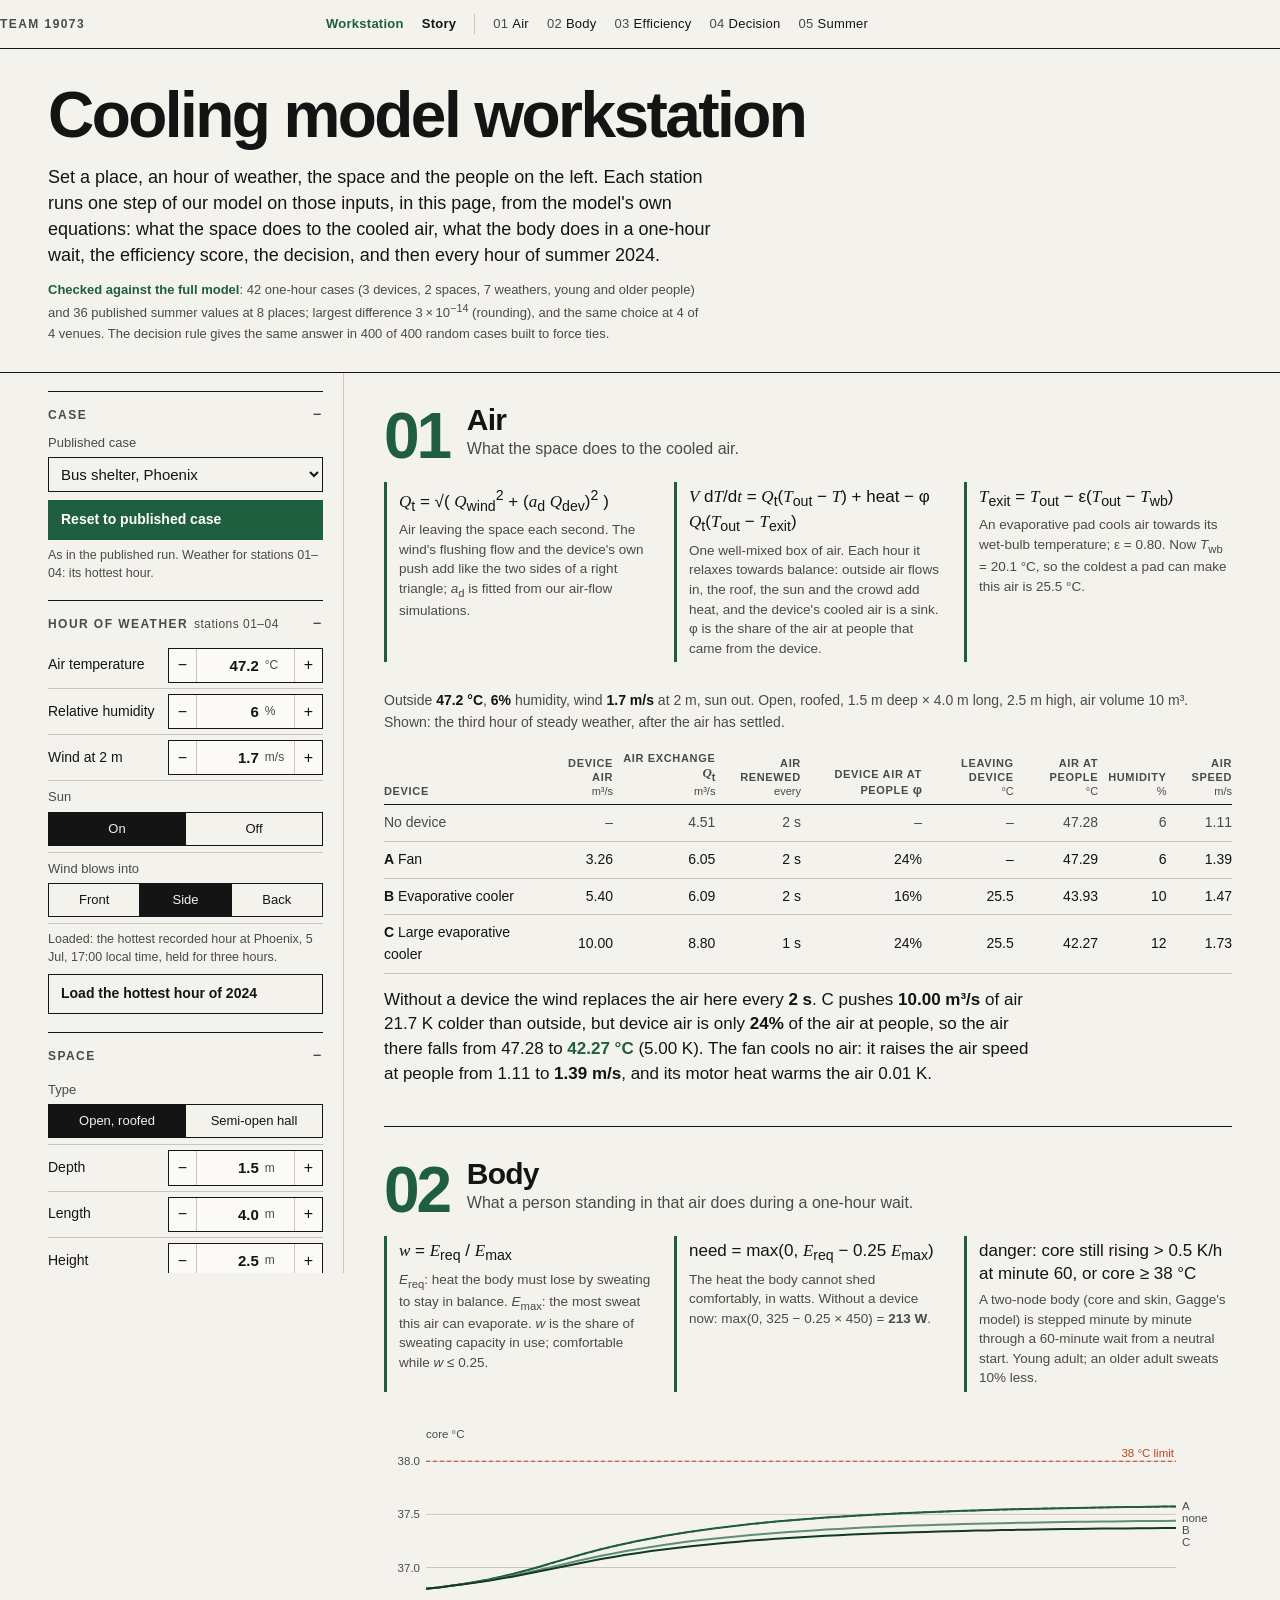
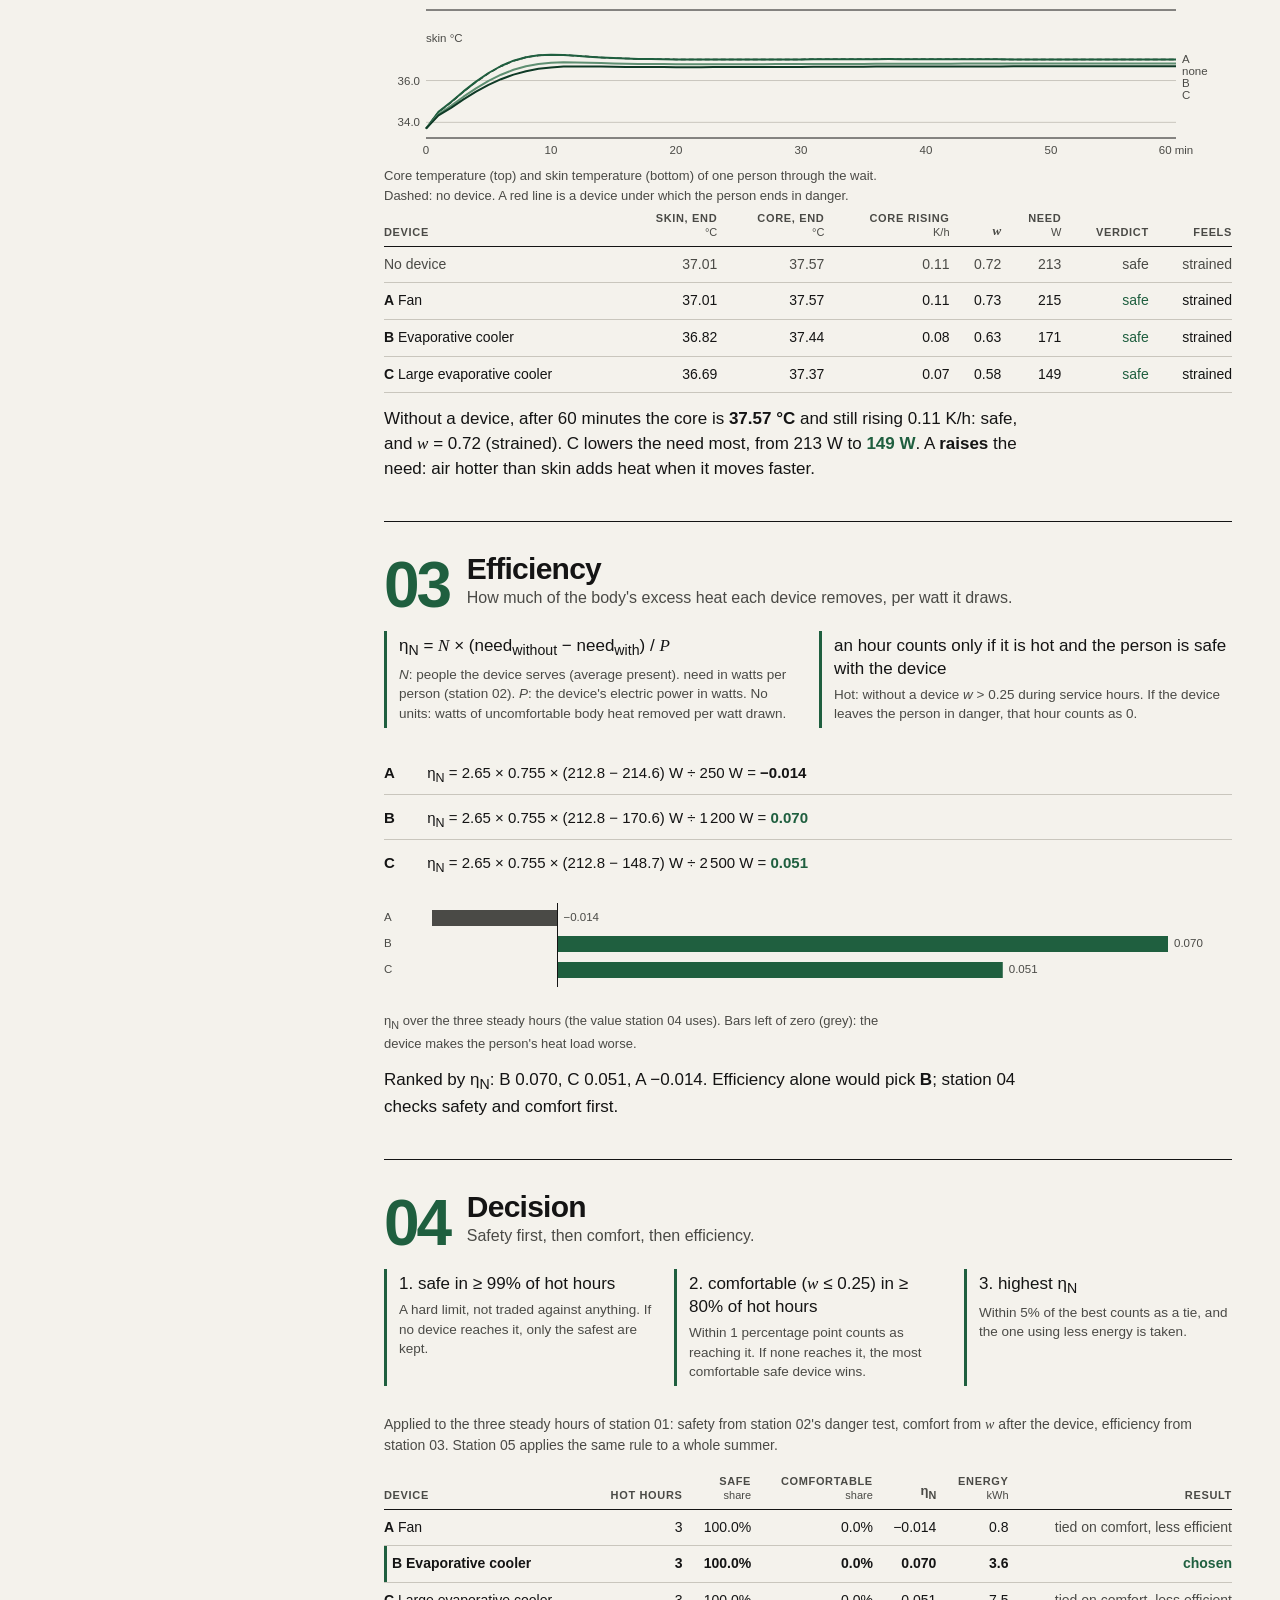
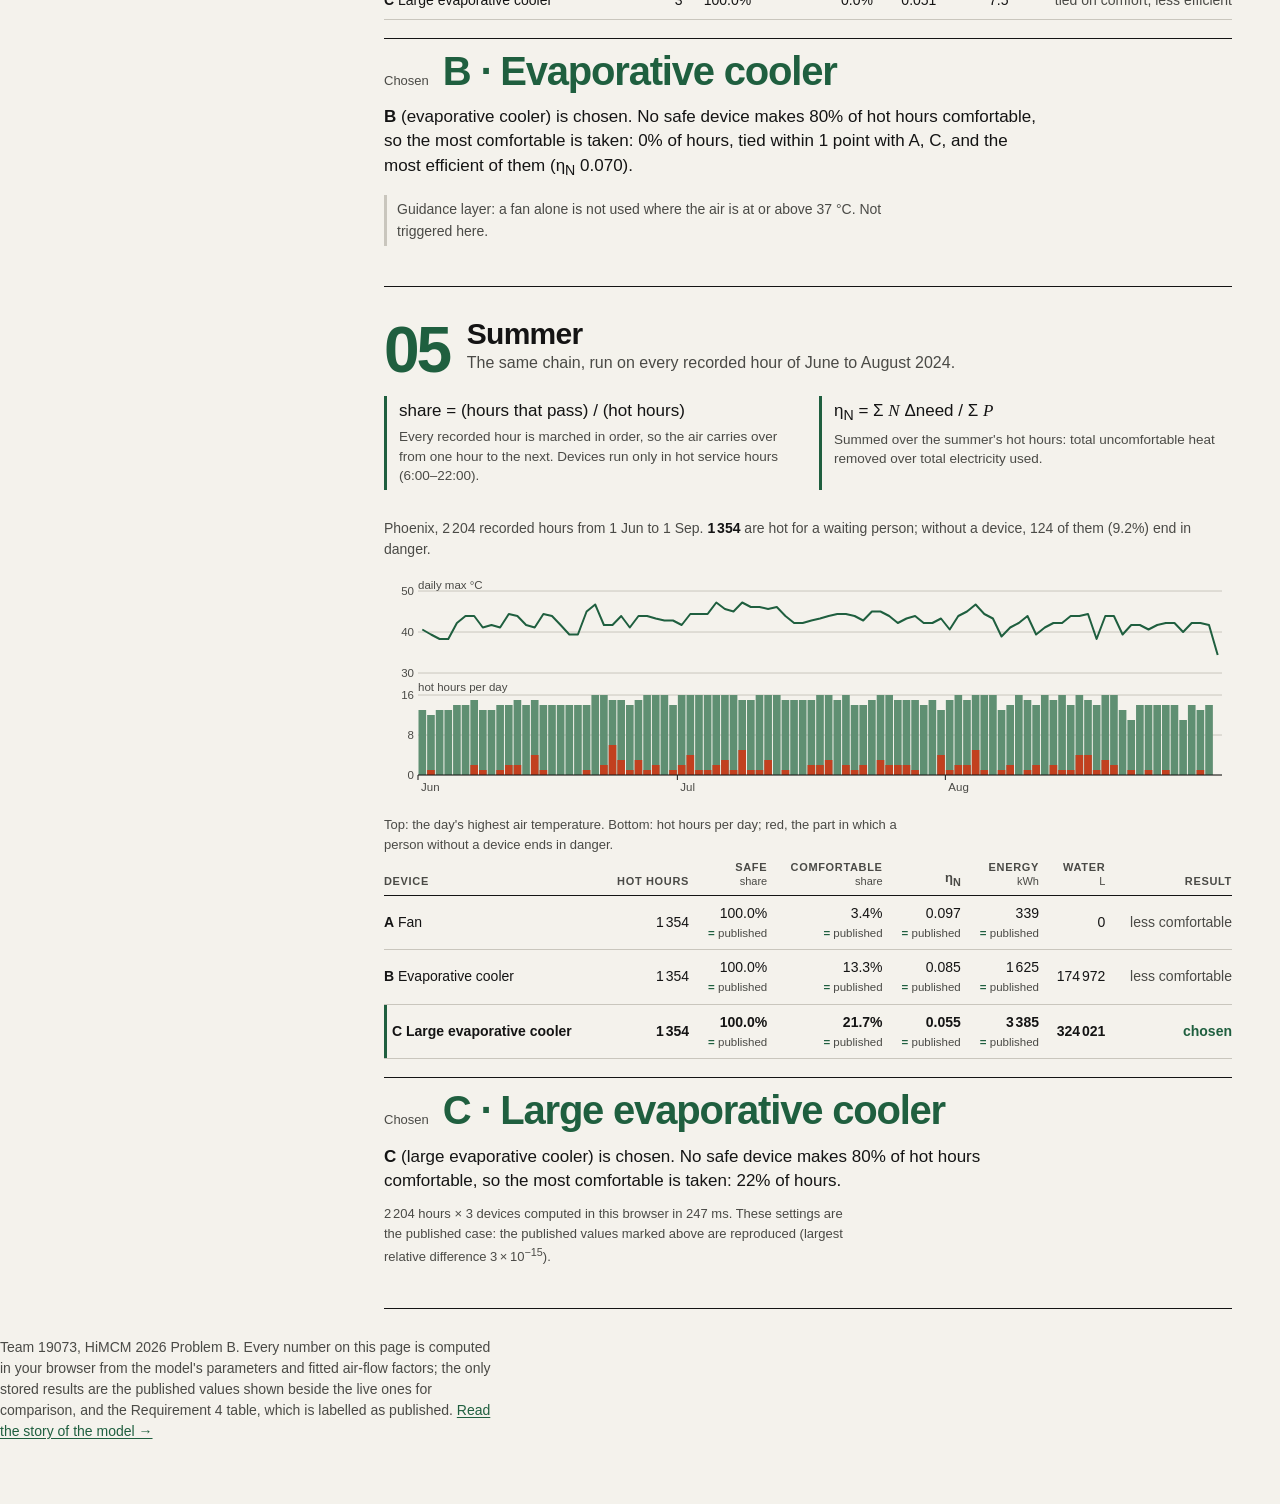
<file: index.html>
<!doctype html>
<html lang="en">
<head>
<meta charset="utf-8">
<meta name="viewport" content="width=device-width, initial-scale=1">
<title>Cooling Model Workstation</title>
<meta name="description" content="Work through Team 19073's cooling model step by step: air, body, efficiency, decision and a whole summer, computed live from the model's equations.">
<link rel="stylesheet" href="css/style.css">
<link rel="stylesheet" href="css/station.css">
<link rel="icon" href="data:image/svg+xml,%3Csvg xmlns='http://www.w3.org/2000/svg' viewBox='0 0 16 16'%3E%3Crect width='16' height='16' fill='%231f5f3f'/%3E%3Crect x='3' y='3' width='4' height='10' fill='%23f4f2ec'/%3E%3C/svg%3E">
</head>
<body class="ws-page">
<a class="skip" href="#stations">Skip to the stations</a>

<header class="mast">
  <div class="wrap grid">
    <p class="label c-1-3"><a class="home" href="index.html">Team 19073</a></p>
    <nav aria-label="Pages and stations">
      <a href="index.html" aria-current="page" class="page">Workstation</a>
      <a href="story.html" class="page">Story</a>
      <span class="navsep" aria-hidden="true"></span>
      <a href="#st1"><span>01</span>Air</a>
      <a href="#st2"><span>02</span>Body</a>
      <a href="#st3"><span>03</span>Efficiency</a>
      <a href="#st4"><span>04</span>Decision</a>
      <a href="#st5"><span>05</span>Summer</a>
    </nav>
  </div>
</header>

<div class="ws-intro wrap">
  <h1 class="ws-title">Cooling model workstation</h1>
  <p class="ws-lede">Set a place, an hour of weather, the space and the people on the left. Each station runs one step of our model on those inputs, in this page, from the model's own equations: what the space does to the cooled air, what the body does in a one-hour wait, the efficiency score, the decision, and then every hour of summer 2024.</p>
  <p class="ws-check" id="check-line">Checking against the full model&hellip;</p>
</div>

<div class="ws wrap">
  <aside class="rail" aria-label="Scenario">
    <form id="scenario" autocomplete="off" novalidate>
      <details class="grp" open>
        <summary class="label">Case</summary>
        <label class="lbl" for="preset">Published case</label>
        <select id="preset" class="sel"></select>
        <button type="button" id="reset" class="btn">Reset to published case</button>
        <p class="hint" id="preset-state" aria-live="polite"></p>
      </details>

      <details class="grp" open>
        <summary class="label">Hour of weather <span class="for">stations 01&ndash;04</span></summary>
        <div class="fld" data-key="T" data-unit="&deg;C" data-step="0.5" data-min="20" data-max="50" data-dec="1"><label for="f-T">Air temperature</label></div>
        <div class="fld" data-key="RH" data-unit="%" data-step="5" data-min="5" data-max="100" data-dec="0"><label for="f-RH">Relative humidity</label></div>
        <div class="fld" data-key="U2" data-unit="m/s" data-step="0.1" data-min="0" data-max="8" data-dec="1"><label for="f-U2">Wind at 2 m</label></div>
        <div class="segrow"><span class="lbl" id="l-sun">Sun</span>
          <div class="seg" role="group" aria-labelledby="l-sun" data-key="sun"><button type="button" data-v="1">On</button><button type="button" data-v="0">Off</button></div></div>
        <div class="segrow" id="row-wind"><span class="lbl" id="l-ws">Wind blows into</span>
          <div class="seg" role="group" aria-labelledby="l-ws" data-key="windSide"><button type="button" data-v="front">Front</button><button type="button" data-v="side">Side</button><button type="button" data-v="back">Back</button></div></div>
        <p class="hint" id="hour-src"></p>
        <button type="button" id="hottest" class="btn ghost">Load the hottest hour of 2024</button>
      </details>

      <details class="grp" open>
        <summary class="label">Space</summary>
        <div class="segrow"><span class="lbl" id="l-kind">Type</span>
          <div class="seg" role="group" aria-labelledby="l-kind" data-key="kind"><button type="button" data-v="open">Open, roofed</button><button type="button" data-v="hall">Semi-open hall</button></div></div>
        <div class="fld" data-key="omegaPct" data-unit="%" data-step="1" data-min="1" data-max="50" data-dec="1" id="row-omega"><label for="f-omegaPct">Wall area open</label></div>
        <div class="fld" data-key="D" data-unit="m" data-step="0.5" data-min="1" data-max="60" data-dec="1"><label for="f-D">Depth</label></div>
        <div class="fld" data-key="span" data-unit="m" data-step="1" data-min="2" data-max="100" data-dec="1"><label for="f-span">Length</label></div>
        <div class="fld" data-key="H" data-unit="m" data-step="0.5" data-min="2" data-max="12" data-dec="1"><label for="f-H">Height</label></div>
        <p class="hint" id="space-note"></p>
      </details>

      <details class="grp" open>
        <summary class="label">People</summary>
        <div class="fld" data-key="people" data-unit="people" data-step="1" data-min="1" data-max="1000" data-dec="0"><label for="f-people">People present</label></div>
        <p class="hint" id="crowd-note"></p>
        <button type="button" id="arrivals" class="btn ghost">Use the bus-arrival crowd</button>
        <div class="fld" data-key="n_dev" data-unit="units" data-step="1" data-min="1" data-max="100" data-dec="0"><label for="f-n_dev">Units of each device</label></div>
        <div class="segrow"><span class="lbl" id="l-grp">Person judged</span>
          <div class="seg" role="group" aria-labelledby="l-grp" data-key="group"><button type="button" data-v="young">Young adult</button><button type="button" data-v="older">Older adult</button></div></div>
      </details>

      <details class="grp" open>
        <summary class="label">Devices compared</summary>
        <div class="devpick" id="devpick" role="group" aria-label="Devices compared"></div>
      </details>

      <details class="grp" open>
        <summary class="label">Summer weather <span class="for">station 05</span></summary>
        <label class="lbl" for="site">Real hours, June&ndash;August 2024</label>
        <select id="site" class="sel"></select>
      </details>
    </form>
  </aside>

  <main id="stations" class="stations">
    <section class="st" id="st1" aria-labelledby="h-st1">
      <div class="st-head">
        <p class="st-n" aria-hidden="true">01</p>
        <h2 id="h-st1">Air</h2>
        <p class="st-q">What the space does to the cooled air.</p>
        <div class="eqs" id="eq1"></div>
      </div>
      <div class="st-body" id="body1"></div>
    </section>

    <section class="st" id="st2" aria-labelledby="h-st2">
      <div class="st-head">
        <p class="st-n" aria-hidden="true">02</p>
        <h2 id="h-st2">Body</h2>
        <p class="st-q">What a person standing in that air does during a one-hour wait.</p>
        <div class="eqs" id="eq2"></div>
      </div>
      <div class="st-body" id="body2"></div>
    </section>

    <section class="st" id="st3" aria-labelledby="h-st3">
      <div class="st-head">
        <p class="st-n" aria-hidden="true">03</p>
        <h2 id="h-st3">Efficiency</h2>
        <p class="st-q">How much of the body's excess heat each device removes, per watt it draws.</p>
        <div class="eqs" id="eq3"></div>
      </div>
      <div class="st-body" id="body3"></div>
    </section>

    <section class="st" id="st4" aria-labelledby="h-st4">
      <div class="st-head">
        <p class="st-n" aria-hidden="true">04</p>
        <h2 id="h-st4">Decision</h2>
        <p class="st-q">Safety first, then comfort, then efficiency.</p>
        <div class="eqs" id="eq4"></div>
      </div>
      <div class="st-body" id="body4"></div>
    </section>

    <section class="st" id="st5" aria-labelledby="h-st5">
      <div class="st-head">
        <p class="st-n" aria-hidden="true">05</p>
        <h2 id="h-st5">Summer</h2>
        <p class="st-q">The same chain, run on every recorded hour of June to August 2024.</p>
        <div class="eqs" id="eq5"></div>
      </div>
      <div class="st-body" id="body5"></div>
    </section>
  </main>
</div>

<footer class="foot wrap">
  <p class="small">Team 19073, HiMCM 2026 Problem B. Every number on this page is computed in your browser from the model's parameters and fitted air-flow factors; the only stored results are the published values shown beside the live ones for comparison, and the Requirement 4 table, which is labelled as published. <a href="story.html">Read the story of the model &rarr;</a></p>
</footer>

<noscript><p class="wrap">This workstation runs the model inside the page, so it needs JavaScript.</p></noscript>
<script src="data/model.js" defer></script>
<script src="data/weather.js" defer></script>
<script src="data/validation.js" defer></script>
<script src="js/engine.js" defer></script>
<script src="js/app.js" defer></script>
</body>
</html>
</file>
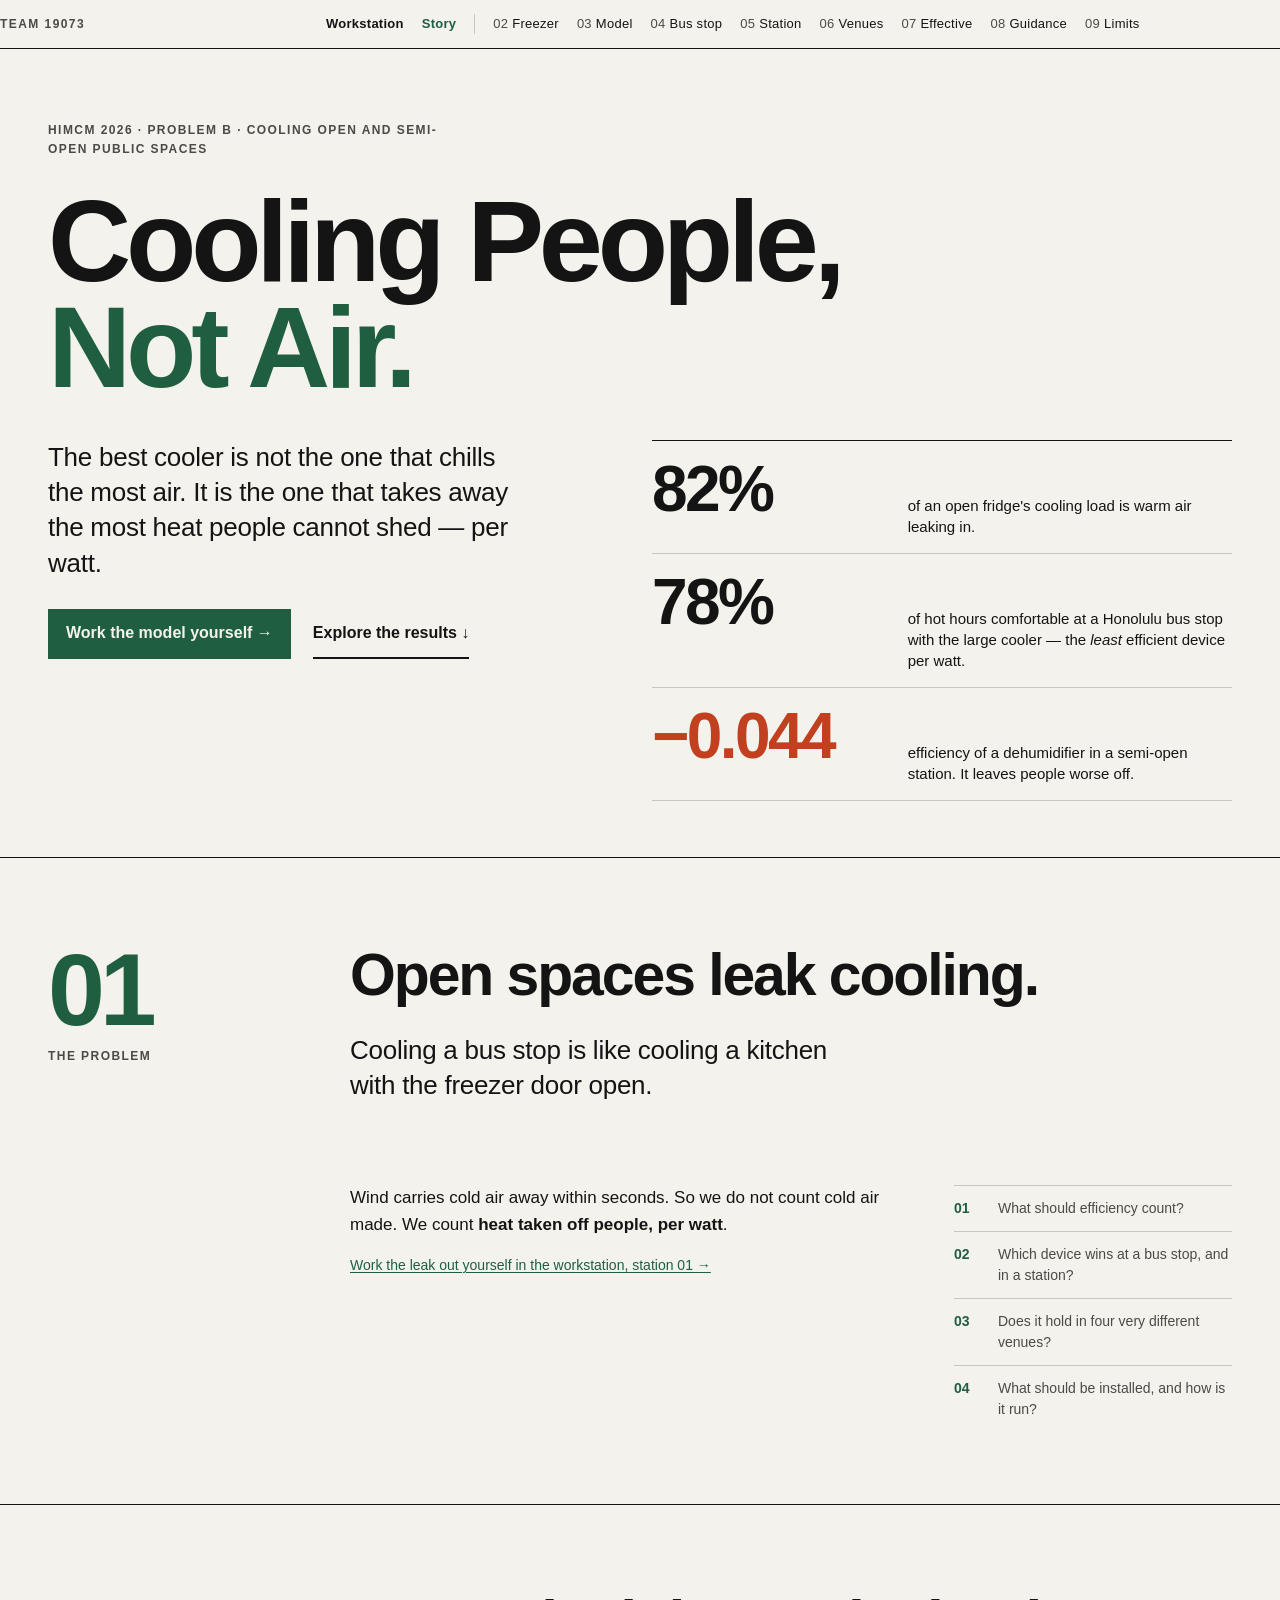
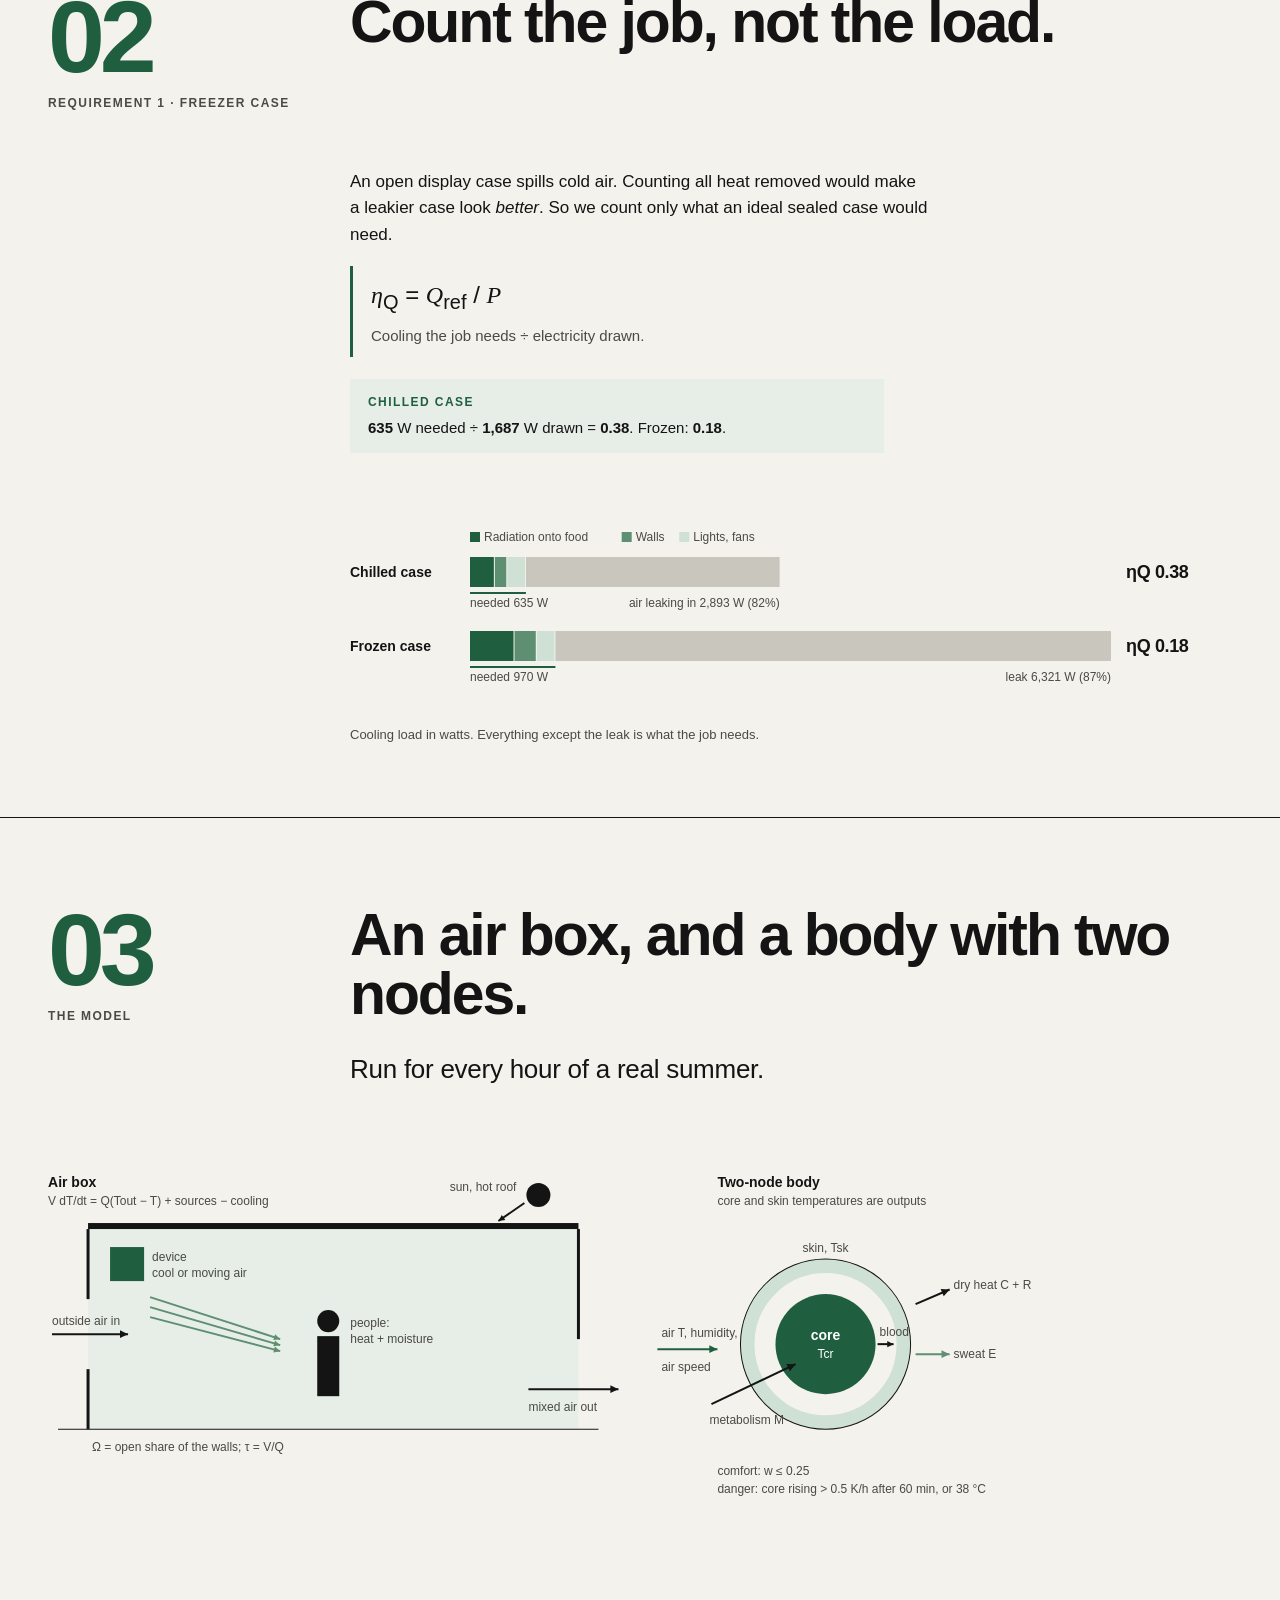
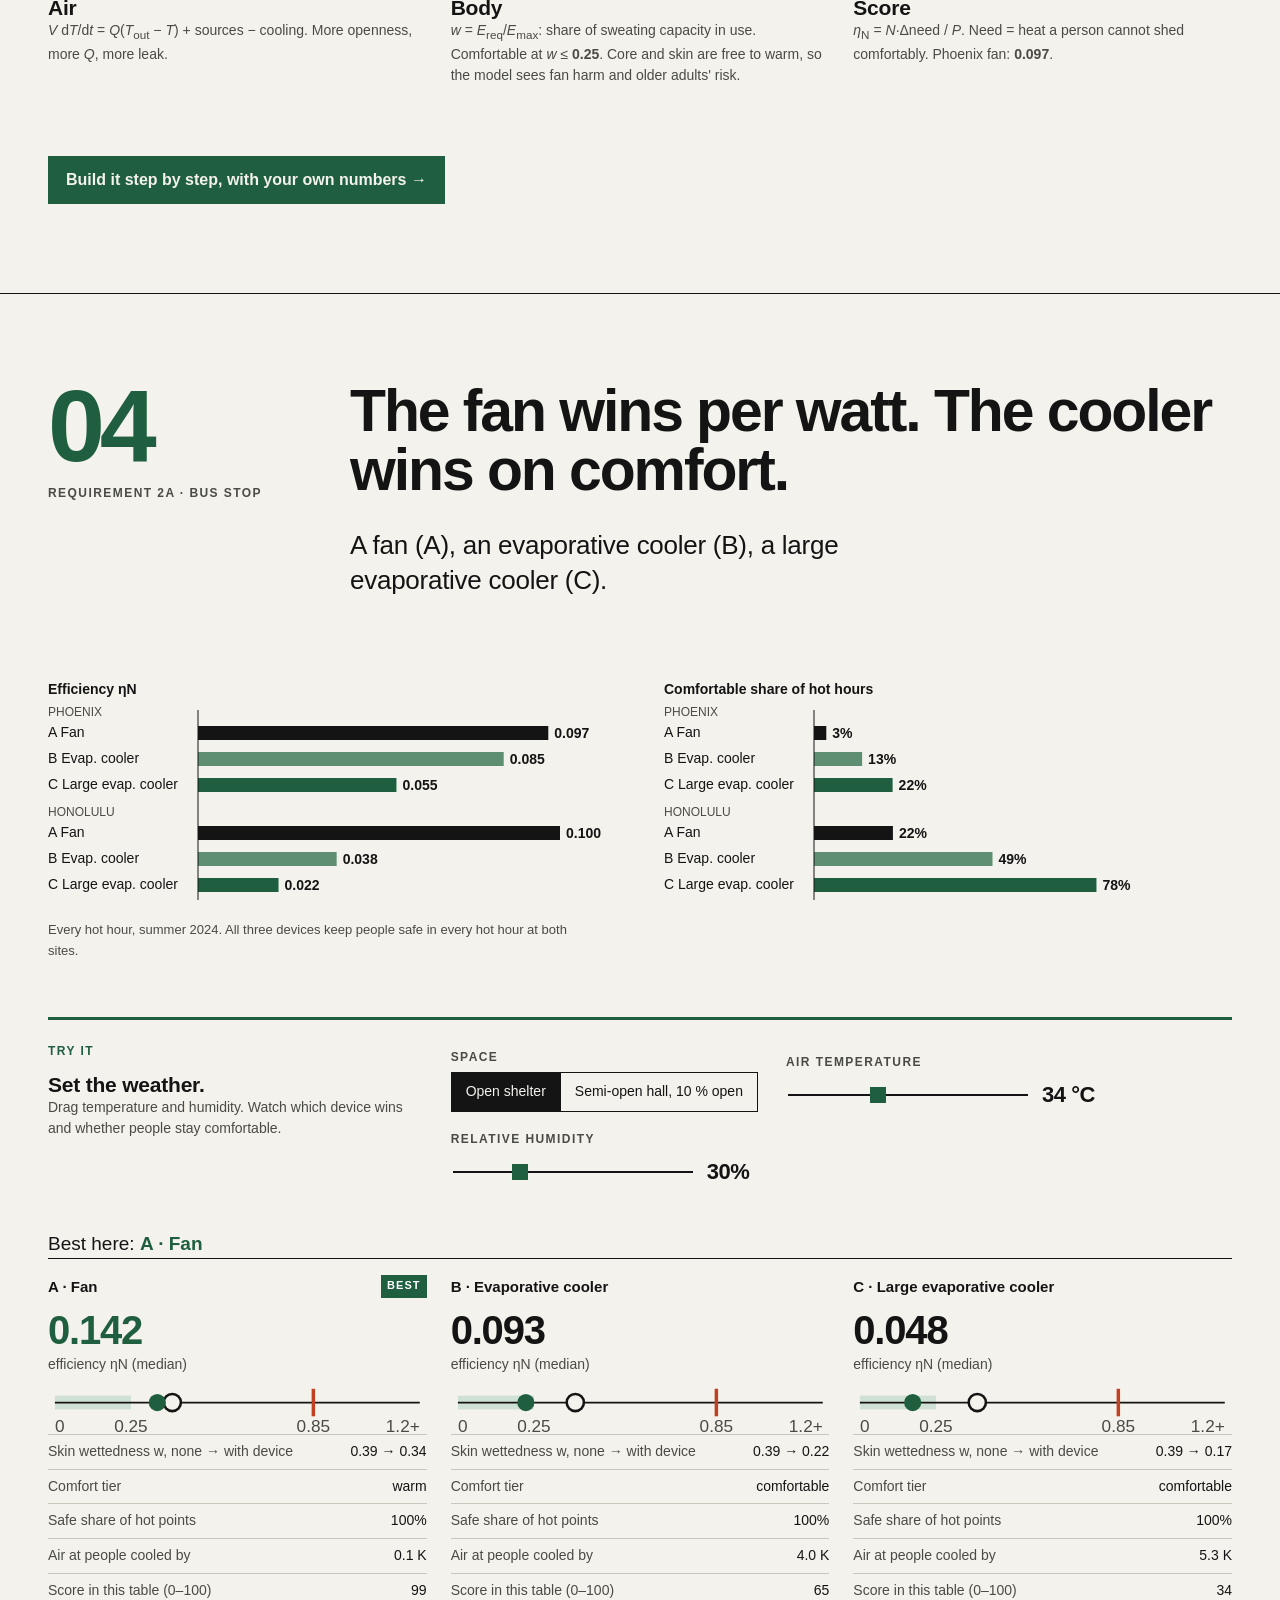
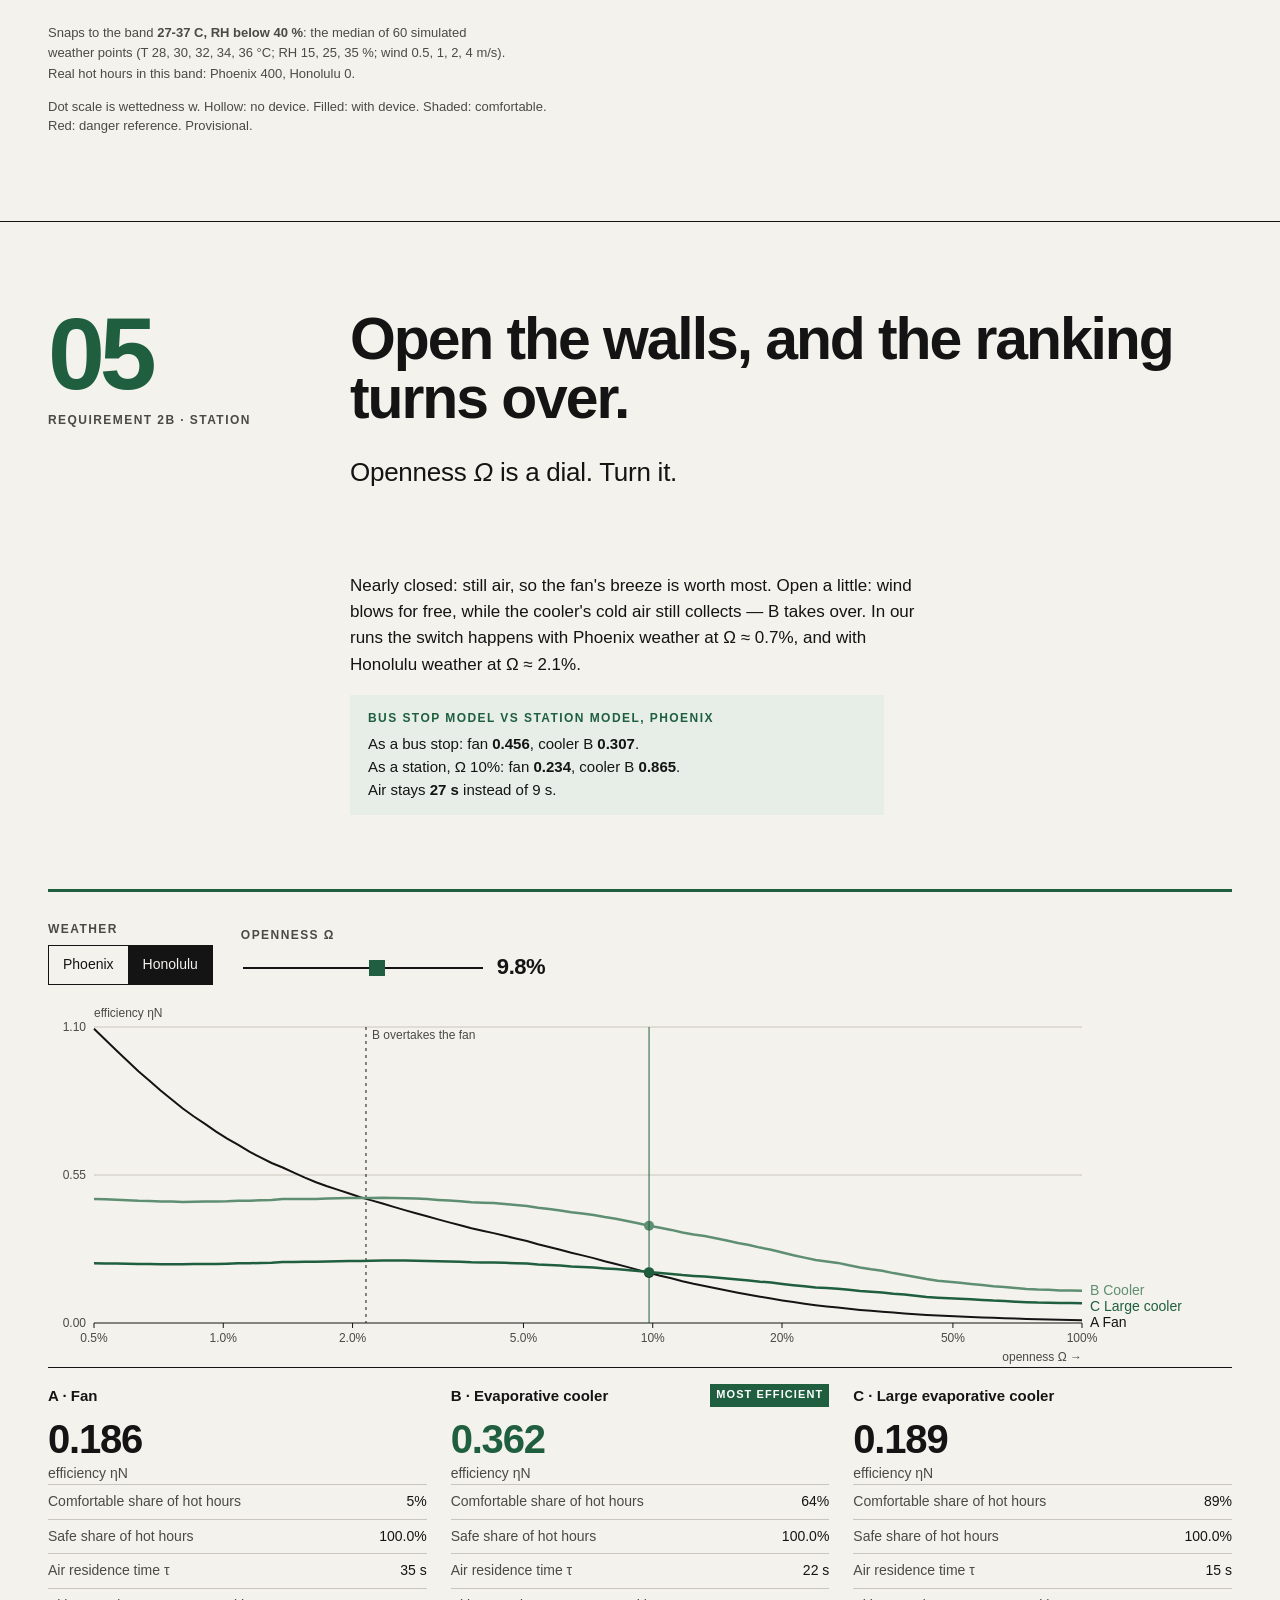
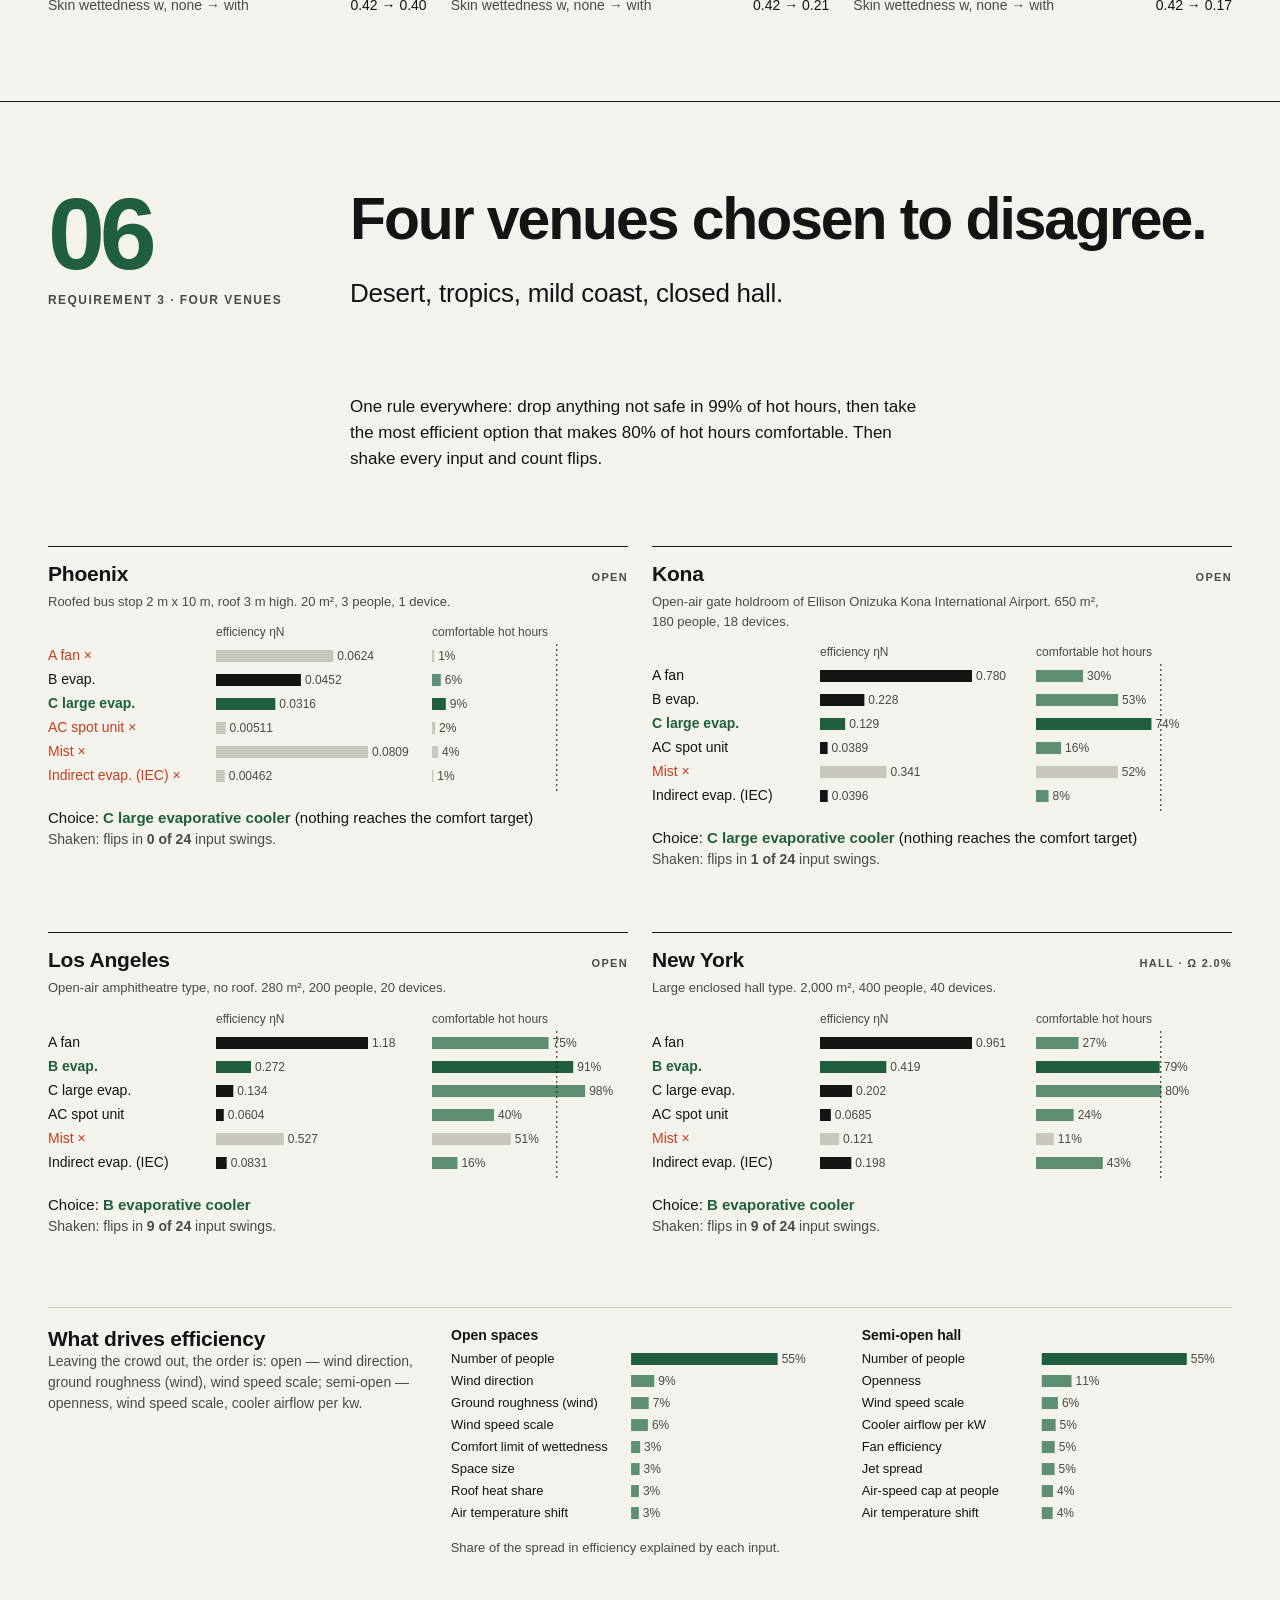
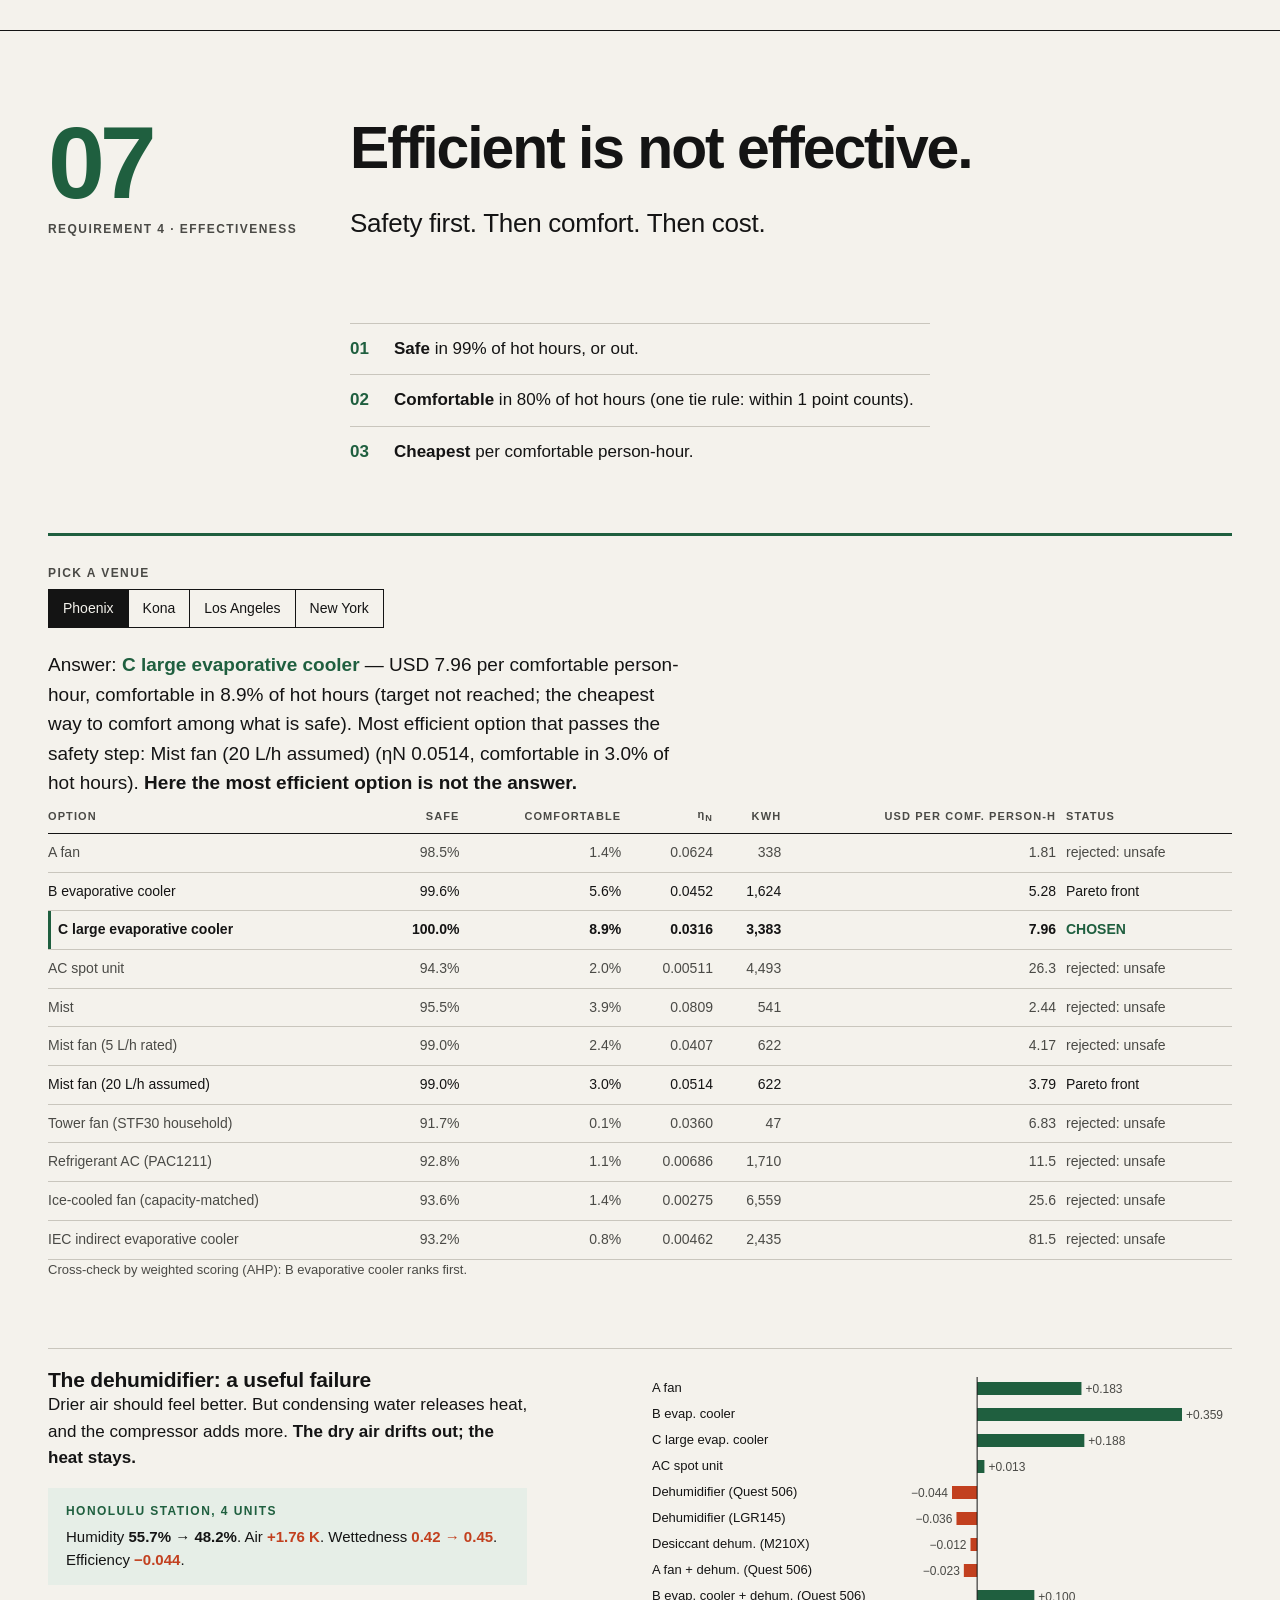
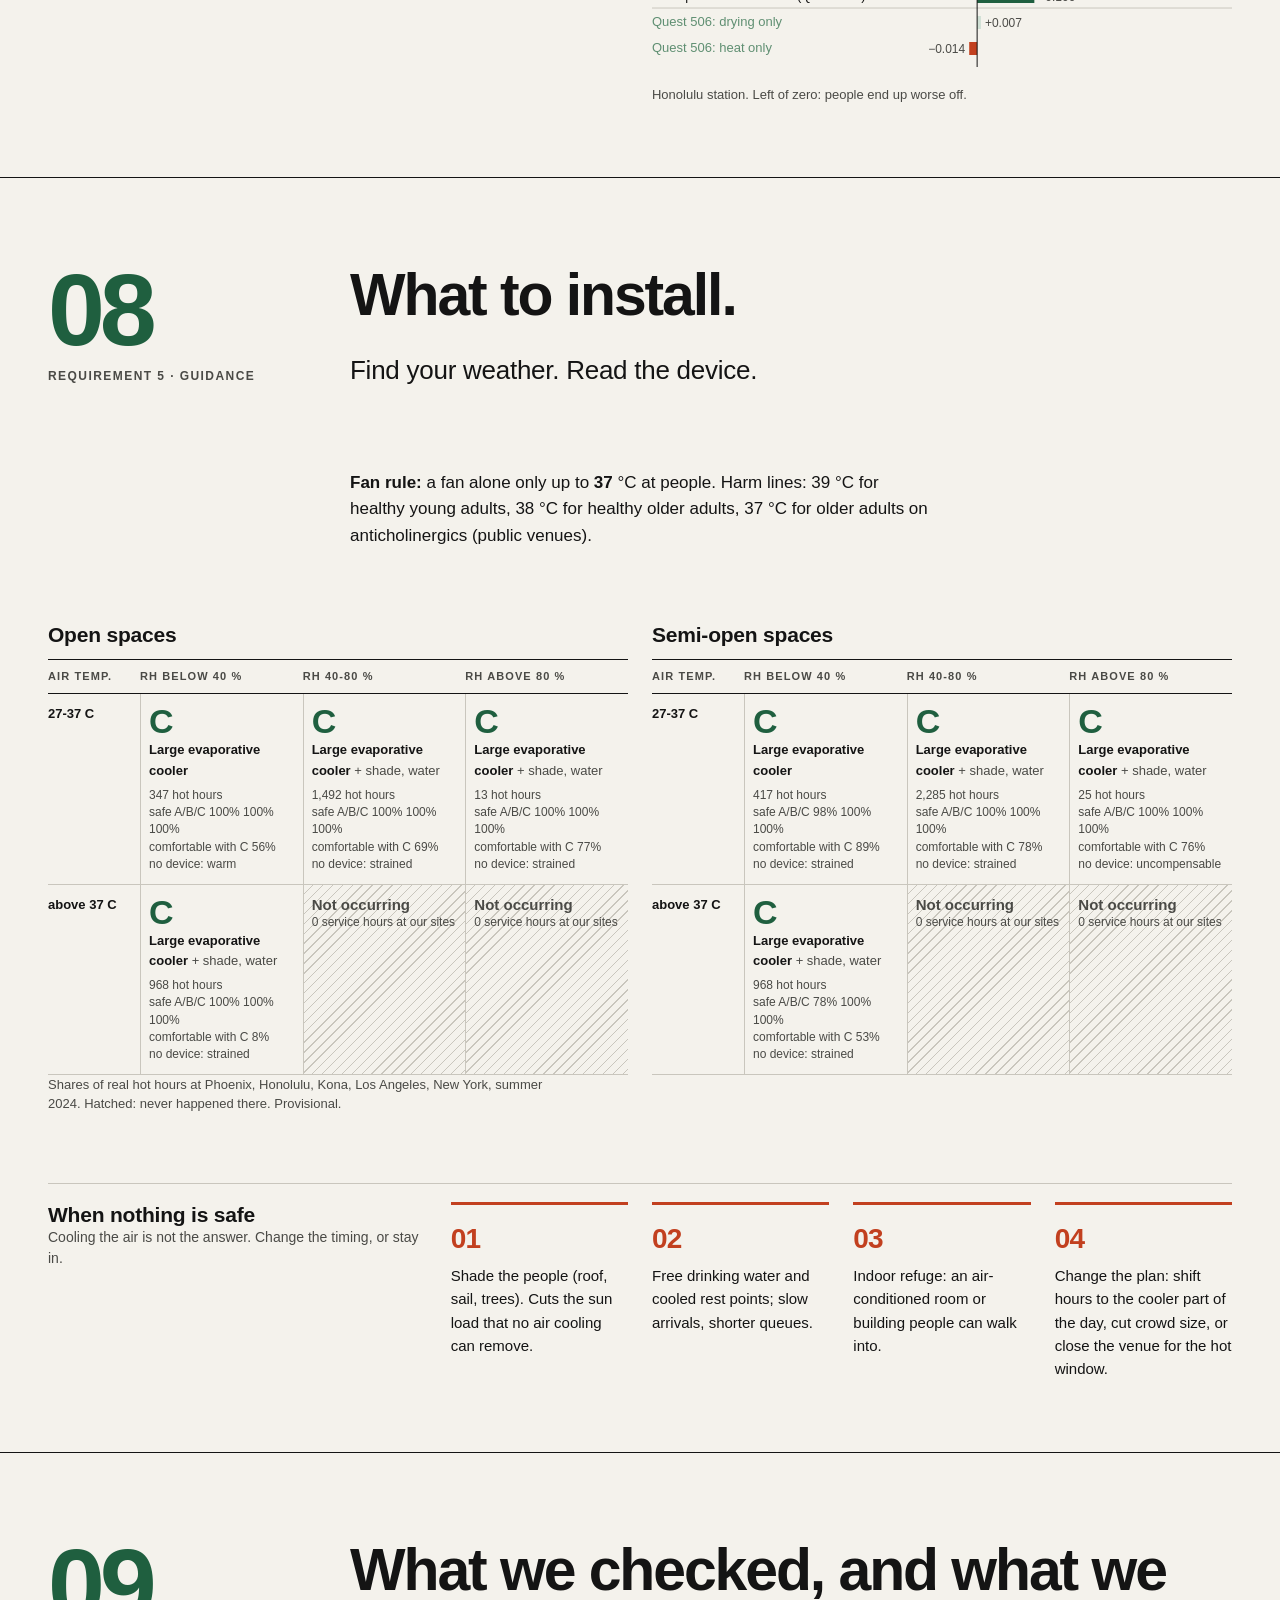
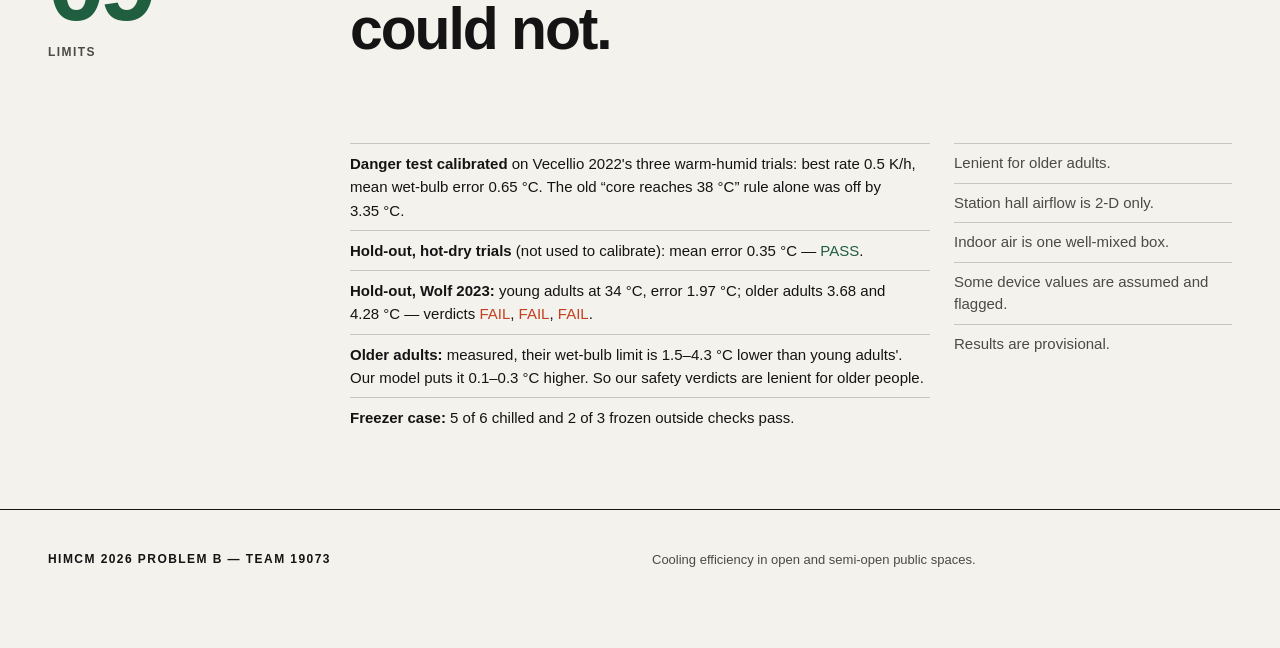
<file: story.html>
<!doctype html>
<html lang="en">
<head>
<meta charset="utf-8">
<meta name="viewport" content="width=device-width, initial-scale=1">
<title>Cooling People, Not Air</title>
<meta name="description" content="How efficient is cooling in open and semi-open public spaces? HiMCM 2026 Problem B, Team 19073.">
<link rel="stylesheet" href="css/style.css">
<link rel="icon" href="data:image/svg+xml,%3Csvg xmlns='http://www.w3.org/2000/svg' viewBox='0 0 16 16'%3E%3Crect width='16' height='16' fill='%231f5f3f'/%3E%3Crect x='3' y='3' width='4' height='10' fill='%23f4f2ec'/%3E%3C/svg%3E">
</head>
<body>
<a class="skip" href="#s0">Skip to content</a>

<header class="mast">
  <div class="wrap grid">
    <p class="label c-1-3"><a class="home" href="story.html">Team 19073</a></p>
    <nav aria-label="Pages and sections">
      <a href="index.html" class="page">Workstation</a>
      <a href="story.html" aria-current="page" class="page">Story</a>
      
      <span class="navsep" aria-hidden="true"></span>
      <a href="#s2"><span>02</span>Freezer</a>
      <a href="#s3"><span>03</span>Model</a>
      <a href="#s4"><span>04</span>Bus stop</a>
      <a href="#s5"><span>05</span>Station</a>
      <a href="#s6"><span>06</span>Venues</a>
      <a href="#s7"><span>07</span>Effective</a>
      <a href="#s8"><span>08</span>Guidance</a>
      <a href="#s9"><span>09</span>Limits</a>
    </nav>
  </div>
</header>

<main id="s0">
<!-- 00 HERO -->
<section class="hero">
  <div class="wrap grid">
    <p class="label c-1-12">HiMCM 2026 &middot; Problem B &middot; Cooling open and semi-open public spaces</p>
    <h1>Cooling People,<br><em>Not Air.</em></h1>
    <div class="lede-wrap">
      <p class="lede">The best cooler is not the one that chills the most air. It is the one that takes away the most heat people cannot shed &mdash; per watt.</p>
      <p class="cta-row"><a class="cta" href="index.html">Work the model yourself &rarr;</a> <a class="cta ghost" href="#s4">Explore the results &darr;</a></p>
    </div>
    <div class="stats" aria-label="Headline results">
      <div class="stat">
        <div class="v num" data-v="r1|chilled|leak_share" data-f="pct0">&ndash;</div>
        <div class="t">of an open fridge's cooling load is warm air leaking in.</div>
      </div>
      <div class="stat">
        <div class="v num" data-v="r2a|Honolulu|devices|C|comfy_share" data-f="pct0">&ndash;</div>
        <div class="t">of hot hours comfortable at a Honolulu bus stop with the large cooler &mdash; the <em>least</em> efficient device per watt.</div>
      </div>
      <div class="stat">
        <div class="v num neg" data-v="dehum|Honolulu|rows|Dehumidifier (Quest 506)|eta_N" data-f="signed3">&ndash;</div>
        <div class="t">efficiency of a dehumidifier in a semi-open station. It leaves people worse off.</div>
      </div>
    </div>
  </div>
</section>

<!-- 01 PROBLEM -->
<section class="s" id="s1">
  <div class="wrap grid">
    <div class="marker-wrap"><div class="marker">01</div><span class="label">The problem</span></div>
    <div class="s-head">
      <h2>Open spaces leak cooling.</h2>
      <p class="lede">Cooling a bus stop is like cooling a kitchen with the freezer door open.</p>
    </div>
    <div class="c-4-6 block">
      <p>Wind carries cold air away within seconds. So we do not count cold air made. We count <strong>heat taken off people, per watt</strong>.</p>
      <p class="small"><a href="index.html#st1">Work the leak out yourself in the workstation, station 01 &rarr;</a></p>
    </div>
    <div class="c-10-3 block">
      <ol class="steps small">
        <li>What should efficiency count?</li>
        <li>Which device wins at a bus stop, and in a station?</li>
        <li>Does it hold in four very different venues?</li>
        <li>What should be installed, and how is it run?</li>
      </ol>
    </div>
  </div>
</section>

<!-- 02 R1 FREEZER -->
<section class="s" id="s2">
  <div class="wrap grid">
    <div class="marker-wrap"><div class="marker">02</div><span class="label">Requirement 1 &middot; Freezer case</span></div>
    <div class="s-head">
      <h2>Count the job, not the load.</h2>
    </div>
    <div class="c-4-6 block">
      <p>An open display case spills cold air. Counting all heat removed would make a leakier case look <em>better</em>. So we count only what an ideal sealed case would need.</p>
      <div class="formula">
        <span class="eq"><var>&eta;</var><sub>Q</sub> = <var>Q</var><sub>ref</sub> / <var>P</var></span>
        <span class="plain">Cooling the job needs &divide; electricity drawn.</span>
      </div>
      <p class="worked"><span class="label">Chilled case</span>
        <b class="num" data-v="r1|chilled|q_ref_w" data-f="int"></b> W needed &divide; <b class="num" data-v="r1|chilled|p_electric_w" data-f="int"></b> W drawn = <b class="num" data-v="r1|chilled|eta_Q" data-f="f2"></b>. Frozen: <b class="num" data-v="r1|frozen|eta_Q" data-f="f2"></b>.</p>
    </div>
    <figure class="c-4-9 block">
      <svg class="chart" id="chart-r1" role="img" aria-label="Where the cooling load of an open display case comes from"></svg>
      <figcaption>Cooling load in watts. Everything except the leak is what the job needs.</figcaption>
    </figure>
  </div>
</section>

<!-- 03 MODEL -->
<section class="s" id="s3">
  <div class="wrap grid">
    <div class="marker-wrap"><div class="marker">03</div><span class="label">The model</span></div>
    <div class="s-head">
      <h2>An air box, and a body with two nodes.</h2>
      <p class="lede">Run for every hour of a real summer.</p>
    </div>
    <figure class="c-1-12 block">
      <svg class="chart" id="diagram" role="img" aria-label="Diagram: the air box exchanges air with outside through its openings; a device adds cool air; a two-node body exchanges heat between core and skin and loses heat to the air."></svg>
    </figure>
    <div class="c-1-4 block">
      <h3>Air</h3>
      <p class="small"><var>V</var> d<var>T</var>/d<var>t</var> = <var>Q</var>(<var>T</var><sub>out</sub> &minus; <var>T</var>) + sources &minus; cooling. More openness, more <var>Q</var>, more leak.</p>
    </div>
    <div class="c-5-8 block" style="grid-column:5 / span 4">
      <h3>Body</h3>
      <p class="small"><var>w</var> = <var>E</var><sub>req</sub>/<var>E</var><sub>max</sub>: share of sweating capacity in use. Comfortable at <var>w</var> &le; <b class="num" data-v="constants|w_comfort" data-f="f2"></b>. Core and skin are free to warm, so the model sees fan harm and older adults' risk.</p>
    </div>
    <div class="c-9-4 block">
      <h3>Score</h3>
      <p class="small"><var>&eta;</var><sub>N</sub> = <var>N</var>&middot;&Delta;need / <var>P</var>. Need = heat a person cannot shed comfortably. Phoenix fan: <b class="num" data-v="r2a|Phoenix|devices|A|eta_N" data-f="f3"></b>. <span id="w0-ratio" hidden></span></p>
    </div>
    <p class="c-1-12 block"><a class="cta" href="index.html">Build it step by step, with your own numbers &rarr;</a></p>
  </div>
</section>

<!-- 04 R2a BUS STOP -->
<section class="s" id="s4">
  <div class="wrap grid">
    <div class="marker-wrap"><div class="marker">04</div><span class="label">Requirement 2a &middot; Bus stop</span></div>
    <div class="s-head">
      <h2>The fan wins per watt. The cooler wins on comfort.</h2>
      <p class="lede">A fan (A), an evaporative cooler (B), a large evaporative cooler (C).</p>
    </div>
    <figure class="c-1-12 block">
      <svg class="chart" id="chart-r2a" role="img" aria-label="Efficiency and comfortable share of hot hours, by device, for Phoenix and Honolulu bus stops"></svg>
      <figcaption>Every hot hour, summer 2024. <span id="r2a-safe"></span></figcaption>
    </figure>

    <div class="c-1-12 block rule-top tool" id="explorer">
      <div class="grid">
        <div class="c-1-4">
          <p class="label green">Try it</p>
          <h3>Set the weather.</h3>
          <p class="small">Drag temperature and humidity. Watch which device wins and whether people stay comfortable.</p>
        </div>
        <div class="c-5-8">
          <div class="controls">
            <div class="ctl"><span class="label" id="lab-space">Space</span>
              <div class="seg" role="group" aria-labelledby="lab-space" id="ex-space"></div></div>
            <div class="ctl"><label class="label" for="ex-T">Air temperature</label>
              <div class="range-row"><input type="range" id="ex-T" min="27" max="46" step="1" value="34"><output id="ex-T-out" for="ex-T"></output></div></div>
            <div class="ctl"><label class="label" for="ex-RH">Relative humidity</label>
              <div class="range-row"><input type="range" id="ex-RH" min="5" max="100" step="5" value="30"><output id="ex-RH-out" for="ex-RH"></output></div></div>
          </div>
        </div>
        <div class="c-1-12">
          <p class="verdict" id="ex-verdict" aria-live="polite"></p>
          <div class="dev-cols" id="ex-out" aria-live="polite"></div>
          <p class="snapnote" id="ex-snap"></p>
          <p class="note" id="ex-note"></p>
        </div>
      </div>
    </div>
  </div>
</section>

<!-- 05 R2b STATION -->
<section class="s" id="s5">
  <div class="wrap grid">
    <div class="marker-wrap"><div class="marker">05</div><span class="label">Requirement 2b &middot; Station</span></div>
    <div class="s-head">
      <h2>Open the walls, and the ranking turns over.</h2>
      <p class="lede">Openness <var>&Omega;</var> is a dial. Turn it.</p>
    </div>
    <div class="c-4-6 block">
      <p>Nearly closed: still air, so the fan's breeze is worth most. Open a little: wind blows for free, while the cooler's cold air still collects &mdash; B takes over. <span id="om-flip"></span></p>
      <p class="worked" id="r2b-worked"><span class="label">Bus stop model vs station model, Phoenix</span></p>
    </div>
    <div class="c-1-12 block tool" id="omega">
      <div class="controls">
        <div class="ctl"><span class="label" id="lab-osite">Weather</span><div class="seg" role="group" aria-labelledby="lab-osite" id="om-site"></div></div>
        <div class="ctl"><label class="label" for="om-r">Openness &Omega;</label>
          <div class="range-row"><input type="range" id="om-r" min="0" max="89" step="1" value="50"><output id="om-out" for="om-r"></output></div></div>
      </div>
      <figure>
        <svg class="chart" id="chart-om" role="img" aria-label="Efficiency of each device against openness"></svg>
      </figure>
      <div class="dev-cols" id="om-read" aria-live="polite"></div>
    </div>
  </div>
</section>

<!-- 06 R3 VENUES -->
<section class="s" id="s6">
  <div class="wrap grid">
    <div class="marker-wrap"><div class="marker">06</div><span class="label">Requirement 3 &middot; Four venues</span></div>
    <div class="s-head">
      <h2>Four venues chosen to disagree.</h2>
      <p class="lede">Desert, tropics, mild coast, closed hall.</p>
    </div>
    <div class="c-4-6 block">
      <p>One rule everywhere: drop anything not safe in <span class="num" data-v="constants|safe_bar" data-f="pct0"></span> of hot hours, then take the most efficient option that makes <span class="num" data-v="r3|target" data-f="pct0"></span> of hot hours comfortable. Then shake every input and count flips.</p>
    </div>
    <div class="c-1-12 block venues" id="venues"></div>
    <div class="c-1-12 block rule-top">
      <div class="grid">
        <div class="c-1-4">
          <h3>What drives efficiency</h3>
          <p class="small" id="drv-note"></p>
        </div>
        <figure class="c-5-8">
          <svg class="chart" id="chart-drv" role="img" aria-label="Main drivers of efficiency, open and semi-open"></svg>
          <figcaption>Share of the spread in efficiency explained by each input.</figcaption>
        </figure>
      </div>
    </div>
  </div>
</section>

<!-- 07 R4 EFFECTIVENESS -->
<section class="s" id="s7">
  <div class="wrap grid">
    <div class="marker-wrap"><div class="marker">07</div><span class="label">Requirement 4 &middot; Effectiveness</span></div>
    <div class="s-head">
      <h2>Efficient is not effective.</h2>
      <p class="lede">Safety first. Then comfort. Then cost.</p>
    </div>
    <div class="c-4-6 block">
      <ol class="steps">
        <li><span><strong>Safe</strong> in <span class="num" data-v="constants|safe_bar" data-f="pct0"></span> of hot hours, or out.</span></li>
        <li><span><strong>Comfortable</strong> in <span class="num" data-v="r4|target" data-f="pct0"></span> of hot hours (one tie rule: within <span class="num" data-v="constants|tie_pp" data-f="pp"></span> point counts).</span></li>
        <li><span><strong>Cheapest</strong> per comfortable person-hour.</span></li>
      </ol>
    </div>
    <div class="c-1-12 block tool" id="r4">
      <div class="controls"><div class="ctl"><span class="label" id="lab-r4">Pick a venue</span><div class="seg" role="group" aria-labelledby="lab-r4" id="r4-tabs"></div></div></div>
      <p class="verdict" id="r4-verdict" aria-live="polite"></p>
      <div class="tbl-wrap"><table class="data" id="r4-table"></table></div>
      <p class="note" id="r4-note"></p>
    </div>
    <div class="c-1-12 block rule-top">
      <div class="grid">
        <div class="c-1-5">
          <h3>The dehumidifier: a useful failure</h3>
          <p>Drier air should feel better. But condensing water releases heat, and the compressor adds more. <strong>The dry air drifts out; the heat stays.</strong></p>
          <p class="worked" id="dehum-worked"></p>
        </div>
        <figure class="c-7-6">
          <svg class="chart" id="chart-dh" role="img" aria-label="Efficiency of devices and dehumidifiers in the semi-open station, Honolulu"></svg>
          <figcaption>Honolulu station. Left of zero: people end up worse off.</figcaption>
        </figure>
      </div>
    </div>
  </div>
</section>

<!-- 08 R5 GUIDANCE -->
<section class="s" id="s8">
  <div class="wrap grid">
    <div class="marker-wrap"><div class="marker">08</div><span class="label">Requirement 5 &middot; Guidance</span></div>
    <div class="s-head">
      <h2>What to install.</h2>
      <p class="lede">Find your weather. Read the device.</p>
    </div>
    <div class="c-4-6 block">
      <p><strong>Fan rule:</strong> a fan alone only up to <b class="num" data-v="r5|fan_cap" data-f="int"></b> &deg;C at people. Harm lines: <span id="cap-groups"></span>.</p>
    </div>
    <div class="c-1-12 block dgrids" id="dgrids"></div>
    <p class="c-1-12 note" id="dg-note"></p>
    <div class="c-1-12 block rule-top">
      <div class="grid">
        <div class="c-1-4">
          <h3>When nothing is safe</h3>
          <p class="small">Cooling the air is not the answer. Change the timing, or stay in.</p>
        </div>
        <ol class="ladder c-5-8" id="ladder"></ol>
      </div>
    </div>
  </div>
</section>

<!-- 09 LIMITS -->
<section class="s" id="s9">
  <div class="wrap grid">
    <div class="marker-wrap"><div class="marker">09</div><span class="label">Limits</span></div>
    <div class="s-head">
      <h2>What we checked, and what we could not.</h2>
    </div>
    <div class="c-4-6 block">
      <ul class="plain" id="valid"></ul>
    </div>
    <div class="c-10-3 block">
      <ul class="plain small">
        <li>Lenient for older adults.</li>
        <li>Station hall airflow is 2-D only.</li>
        <li>Indoor air is one well-mixed box.</li>
        <li>Some device values are assumed and flagged.</li>
        <li>Results are provisional.</li>
      </ul>
    </div>
  </div>
</section>
</main>

<footer>
  <div class="wrap grid">
    <p class="label c-1-6" style="color:var(--ink)">HiMCM 2026 Problem B &mdash; Team 19073</p>
    <p class="c-7-6">Cooling efficiency in open and semi-open public spaces.</p>
  </div>
</footer>

<noscript><p class="wrap">This page draws its numbers and charts with JavaScript. Please enable it.</p></noscript>
<script src="data/site.js" defer></script>
<script src="js/main.js" defer></script>
</body>
</html>
</file>
<file: css/style.css>
/* Cooling People, Not Air — Swiss / International Typographic Style.
   One green family, one warm signal colour (danger only), hairlines, a 12-column grid. */

:root {
  --bg: #f4f2ec;
  --ink: #141414;
  --ink-2: #4a4a46;        /* secondary text, AA on --bg */
  --rule: #c9c6bd;
  --rule-strong: #141414;
  --green: #1f5f3f;
  --green-mid: #5f8f72;
  --green-tint: #cfe0d4;
  --green-wash: #e6eee7;
  --signal: #c2401f;       /* danger / unsafe only */
  --signal-wash: #f4ddd4;
  --font: "Helvetica Neue", Helvetica, Arial, "Nimbus Sans", "Liberation Sans", sans-serif;
  --mono: "SFMono-Regular", Consolas, "Liberation Mono", Menlo, monospace;
  --gutter: 24px;
  --edge: 48px;
  --maxw: 1320px;
}

* { box-sizing: border-box; }
html { -webkit-text-size-adjust: 100%; }
body {
  margin: 0;
  background: var(--bg);
  color: var(--ink);
  font-family: var(--font);
  font-size: 17px;
  line-height: 1.55;
  font-variant-numeric: tabular-nums lining-nums;
  -webkit-font-smoothing: antialiased;
}
a { color: var(--green); text-underline-offset: 2px; }
:focus-visible { outline: 2px solid var(--green); outline-offset: 3px; }
.skip { position: absolute; left: -999px; top: 8px; background: var(--ink); color: var(--bg); padding: 8px 12px; }
.skip:focus { left: 8px; z-index: 10; }

/* ---------- grid ---------- */
.wrap { max-width: var(--maxw); margin: 0 auto; padding: 0 var(--edge); }
.grid { display: grid; grid-template-columns: repeat(12, minmax(0, 1fr)); column-gap: var(--gutter); }
.c-1-3 { grid-column: 1 / span 3; }
.c-1-4 { grid-column: 1 / span 4; }
.c-1-5 { grid-column: 1 / span 5; }
.c-1-6 { grid-column: 1 / span 6; }
.c-1-7 { grid-column: 1 / span 7; }
.c-1-8 { grid-column: 1 / span 8; }
.c-1-12 { grid-column: 1 / -1; }
.c-4-9 { grid-column: 4 / span 9; }
.c-4-6 { grid-column: 4 / span 6; }
.c-4-8 { grid-column: 4 / span 8; }
.c-5-8 { grid-column: 5 / span 8; }
.c-6-7 { grid-column: 6 / span 7; }
.c-7-6 { grid-column: 7 / span 6; }
.c-8-5 { grid-column: 8 / span 5; }
.c-9-4 { grid-column: 9 / span 4; }
.c-10-3 { grid-column: 10 / span 3; }

/* ---------- masthead ---------- */
.mast { border-bottom: 1px solid var(--rule-strong); }
.mast .grid { padding: 14px 0; align-items: baseline; }
.mast .label { margin: 0; }
.mast nav { grid-column: 4 / -1; display: flex; flex-wrap: wrap; gap: 4px 18px; }
.mast nav a { color: var(--ink); text-decoration: none; font-size: 13px; letter-spacing: .02em; }
.mast nav a:hover { color: var(--green); }
.mast nav a span { color: var(--ink-2); margin-right: 4px; }

/* ---------- type ---------- */
.label {
  font-size: 12px; letter-spacing: .12em; text-transform: uppercase; font-weight: 600; color: var(--ink-2);
}
h1, h2, h3 { font-weight: 700; letter-spacing: -0.02em; margin: 0; }
h1 { font-size: clamp(48px, 9vw, 128px); line-height: .92; letter-spacing: -0.045em; }
h2 { font-size: clamp(32px, 4.6vw, 60px); line-height: 1.0; letter-spacing: -0.035em; }
h3 { font-size: 21px; line-height: 1.2; letter-spacing: -0.01em; }
p { margin: 0 0 1em; max-width: 64ch; }
.lede { font-size: clamp(20px, 2.1vw, 26px); line-height: 1.35; letter-spacing: -0.01em; max-width: 34ch; }
.small { font-size: 14px; line-height: 1.5; color: var(--ink-2); }
.note { font-size: 13px; line-height: 1.5; color: var(--ink-2); max-width: 72ch; }
strong { font-weight: 700; }
.num { font-variant-numeric: tabular-nums; white-space: nowrap; }
.green { color: var(--green); }
.danger { color: var(--signal); }

/* ---------- hero ---------- */
.hero { padding: 72px 0 56px; border-bottom: 1px solid var(--rule-strong); }
.hero h1 { grid-column: 1 / span 11; margin: 18px 0 40px; }
.hero h1 em { font-style: normal; color: var(--green); }
.hero .lede-wrap { grid-column: 1 / span 5; }
.hero .stats { grid-column: 7 / span 6; display: grid; grid-template-columns: 1fr; gap: 0; border-top: 1px solid var(--rule-strong); }
.stat { display: grid; grid-template-columns: minmax(0, 5fr) minmax(0, 7fr); column-gap: var(--gutter); padding: 16px 0; border-bottom: 1px solid var(--rule); align-items: baseline; }
.stat .v { font-size: clamp(40px, 5vw, 68px); font-weight: 700; letter-spacing: -0.04em; line-height: 1; }
.stat .v.neg { color: var(--signal); }
.stat .t { font-size: 15px; line-height: 1.4; }
.stat .t .small { display: block; margin-top: 4px; }

/* ---------- sections ---------- */
section.s { padding: 88px 0 72px; border-bottom: 1px solid var(--rule-strong); }
.marker { font-size: clamp(64px, 8vw, 112px); font-weight: 700; letter-spacing: -0.05em; line-height: .85; color: var(--green); }
.marker-wrap { grid-column: 1 / span 3; }
.marker-wrap .label { display: block; margin-top: 14px; }
.s-head { grid-column: 4 / span 9; }
.s-head h2 { margin-bottom: 28px; }
.block { margin-top: 56px; }
.rule-top { border-top: 1px solid var(--rule); padding-top: 18px; }

/* formula block */
.formula {
  border-left: 3px solid var(--green); padding: 10px 0 10px 18px; margin: 18px 0 22px;
  font-family: var(--font); font-size: 19px; letter-spacing: 0;
}
.formula .eq { font-size: clamp(18px, 2vw, 24px); font-weight: 500; display: block; margin-bottom: 6px; }
.formula .eq var { font-style: italic; font-family: Georgia, "Times New Roman", serif; }
.formula .plain { font-size: 15px; color: var(--ink-2); display: block; }
.worked { background: var(--green-wash); padding: 14px 18px; font-size: 15px; margin: 0 0 18px; max-width: 64ch; }
.worked .label { display: block; margin-bottom: 4px; color: var(--green); }

/* lists */
ol.steps { list-style: none; padding: 0; margin: 0; counter-reset: st; }
ol.steps li { counter-increment: st; display: grid; grid-template-columns: 44px 1fr; padding: 12px 0; border-top: 1px solid var(--rule); }
ol.steps li::before { content: counter(st, decimal-leading-zero); font-weight: 700; color: var(--green); }
ul.plain { list-style: none; padding: 0; margin: 0; }
ul.plain li { padding: 8px 0; border-top: 1px solid var(--rule); font-size: 15px; }

/* ---------- controls ---------- */
.controls { display: flex; flex-wrap: wrap; gap: 18px 28px; align-items: end; margin: 6px 0 22px; }
.ctl { display: flex; flex-direction: column; gap: 6px; min-width: 0; }
.ctl label, .ctl .label { font-size: 12px; }
.seg { display: inline-flex; border: 1px solid var(--ink); }
.seg button {
  font: inherit; font-size: 14px; background: transparent; color: var(--ink); border: 0; padding: 8px 14px; cursor: pointer;
  border-right: 1px solid var(--ink);
}
.seg button:last-child { border-right: 0; }
.seg button[aria-pressed="true"] { background: var(--ink); color: var(--bg); }
.seg button:hover:not([aria-pressed="true"]) { background: var(--green-wash); }
.range-row { display: flex; align-items: center; gap: 12px; }
.range-row output { font-size: 22px; font-weight: 700; min-width: 4.4em; letter-spacing: -0.02em; }
input[type=range] { -webkit-appearance: none; appearance: none; width: 240px; max-width: 60vw; height: 24px; background: transparent; cursor: pointer; }
input[type=range]::-webkit-slider-runnable-track { height: 2px; background: var(--ink); }
input[type=range]::-moz-range-track { height: 2px; background: var(--ink); }
input[type=range]::-webkit-slider-thumb { -webkit-appearance: none; width: 16px; height: 16px; margin-top: -7px; background: var(--green); border: 0; border-radius: 0; }
input[type=range]::-moz-range-thumb { width: 16px; height: 16px; background: var(--green); border: 0; border-radius: 0; }
input[type=range]:focus-visible { outline: 2px solid var(--green); outline-offset: 4px; }

/* explorer result columns */
.dev-cols { display: grid; grid-template-columns: repeat(3, minmax(0, 1fr)); column-gap: var(--gutter); border-top: 1px solid var(--rule-strong); }
.dev { padding: 16px 0 6px; }
.dev .name { font-weight: 700; font-size: 15px; display: flex; justify-content: space-between; gap: 8px; }
.dev .name .tag { font-size: 11px; letter-spacing: .1em; text-transform: uppercase; padding: 2px 6px; background: var(--green); color: #fff; font-weight: 600; white-space: nowrap; }
.dev .name .tag.bad { background: var(--signal); }
.dev .big { font-size: 40px; font-weight: 700; letter-spacing: -0.03em; line-height: 1.1; margin: 10px 0 2px; }
.dev .row { display: flex; justify-content: space-between; font-size: 14px; border-top: 1px solid var(--rule); padding: 6px 0; gap: 8px; }
.dev .row span:first-child { color: var(--ink-2); }
.dev.best .big { color: var(--green); }
.dev.unsafe .big { color: var(--signal); }
.snapnote { font-size: 13px; color: var(--ink-2); margin-top: 10px; }
.verdict { font-size: 19px; margin: 18px 0 0; max-width: 60ch; }

/* ---------- charts ---------- */
figure { margin: 0; }
figcaption { font-size: 13px; color: var(--ink-2); margin-top: 10px; max-width: 72ch; }
svg.chart { display: block; width: 100%; height: auto; overflow: visible; }
svg.chart text { font-family: var(--font); fill: var(--ink); font-variant-numeric: tabular-nums; }
svg.chart .ax { stroke: var(--ink); stroke-width: 1; }
svg.chart .hair { stroke: var(--rule); stroke-width: 1; }
svg.chart .t-s { font-size: 12px; fill: var(--ink-2); }
svg.chart .t-m { font-size: 14px; }
svg.chart .t-b { font-size: 14px; font-weight: 700; }
svg.chart .t-l { font-size: 18px; font-weight: 700; letter-spacing: -0.02em; }
.f-ink { fill: var(--ink); } .f-green { fill: var(--green); } .f-mid { fill: var(--green-mid); } .f-tint { fill: var(--green-tint); }
.f-wash { fill: var(--green-wash); } .f-signal { fill: var(--signal); } .f-rule { fill: var(--rule); } .f-bg { fill: var(--bg); }
.s-ink { stroke: var(--ink); } .s-green { stroke: var(--green); } .s-mid { stroke: var(--green-mid); } .s-signal { stroke: var(--signal); }
svg text.f-green { fill: var(--green); } svg text.f-signal { fill: var(--signal); } svg text.f-mid { fill: var(--green-mid); }

/* draw-once motion */
.grow { transform-box: fill-box; transform-origin: left center; transition: transform .9s cubic-bezier(.2,.7,.2,1); }
.grow-v { transform-box: fill-box; transform-origin: center bottom; transition: transform .9s cubic-bezier(.2,.7,.2,1); }
.pending .grow { transform: scaleX(0); }
.pending .grow-v { transform: scaleY(0); }
.draw { transition: stroke-dashoffset 1.4s ease-out; }
@media (prefers-reduced-motion: reduce) {
  .grow, .grow-v, .draw { transition: none !important; }
  .pending .grow, .pending .grow-v { transform: none; }
  html { scroll-behavior: auto; }
}

/* ---------- R3 venue blocks ---------- */
.venues { display: grid; grid-template-columns: repeat(2, minmax(0, 1fr)); column-gap: var(--gutter); row-gap: 48px; }
.venue { border-top: 1px solid var(--rule-strong); padding-top: 14px; }
.venue h3 { display: flex; justify-content: space-between; align-items: baseline; gap: 12px; }
.venue h3 .label { font-size: 11px; }
.venue .meta { font-size: 13px; color: var(--ink-2); margin: 6px 0 12px; }
.venue .choice { font-size: 15px; margin: 10px 0 0; }
.venue .choice b { color: var(--green); }

/* ---------- tables ---------- */
.tbl-wrap { overflow-x: auto; -webkit-overflow-scrolling: touch; }
table.data { border-collapse: collapse; width: 100%; font-size: 14px; }
table.data th { text-align: left; font-size: 11px; letter-spacing: .1em; text-transform: uppercase; color: var(--ink-2); font-weight: 600; padding: 8px 10px 8px 0; border-bottom: 1px solid var(--ink); vertical-align: bottom; }
table.data td { padding: 8px 10px 8px 0; border-bottom: 1px solid var(--rule); vertical-align: top; }
table.data td.n, table.data th.n { text-align: right; }
table.data tr.chosen td { font-weight: 700; }
table.data tr.chosen td:first-child { box-shadow: inset 3px 0 0 var(--green); padding-left: 10px; }
table.data tr.rej td { color: var(--ink-2); }
table.data .st-bad { color: var(--signal); }
table.data .st-good { color: var(--green); }

/* ---------- R5 decision grids ---------- */
.dgrids { display: grid; grid-template-columns: repeat(2, minmax(0, 1fr)); column-gap: var(--gutter); row-gap: 40px; }
.dgrid { display: grid; grid-template-columns: 92px repeat(3, minmax(0, 1fr)); border-top: 1px solid var(--ink); }
.dgrid .hd { font-size: 11px; letter-spacing: .1em; text-transform: uppercase; color: var(--ink-2); font-weight: 600; padding: 8px 6px 8px 0; border-bottom: 1px solid var(--ink); }
.dgrid .rh { font-size: 13px; font-weight: 700; padding: 10px 6px 10px 0; border-bottom: 1px solid var(--rule); }
.dgrid .cell { padding: 10px 8px; border-bottom: 1px solid var(--rule); border-left: 1px solid var(--rule); min-height: 132px; }
.dgrid .cell .dv { font-size: 34px; font-weight: 700; letter-spacing: -0.03em; line-height: 1; color: var(--green); }
.dgrid .cell .dn { font-size: 13px; font-weight: 600; margin: 2px 0 6px; }
.dgrid .cell .mini { font-size: 12px; line-height: 1.45; color: var(--ink-2); }
.dgrid .cell.none { background: repeating-linear-gradient(135deg, transparent 0 6px, var(--rule) 6px 7px); }
.dgrid .cell.none .dv { color: var(--ink-2); font-size: 15px; font-weight: 600; letter-spacing: 0; line-height: 1.3; }
.dgrid .cell.warn .dn::after { content: " + shade, water"; color: var(--ink-2); font-weight: 400; }

/* ladder */
.ladder { counter-reset: ld; list-style: none; padding: 0; margin: 0; display: grid; grid-template-columns: repeat(4, minmax(0, 1fr)); column-gap: var(--gutter); }
.ladder li { border-top: 3px solid var(--signal); padding-top: 12px; font-size: 15px; counter-increment: ld; }
.ladder li::before { content: counter(ld, decimal-leading-zero); display: block; font-size: 28px; font-weight: 700; letter-spacing: -0.03em; color: var(--signal); margin-bottom: 4px; }

/* ---------- links, tools, calculators ---------- */
.home { color: inherit; text-decoration: none; }
.mast nav a.page { font-weight: 700; }
.mast nav a[aria-current="page"] { color: var(--green); }
.navsep { width: 1px; background: var(--rule); align-self: stretch; }
.cta-row { display: flex; flex-wrap: wrap; gap: 10px 22px; margin-top: 28px; }
.cta { display: inline-block; font-weight: 700; font-size: 16px; color: var(--bg); background: var(--green); padding: 12px 18px; text-decoration: none; }
.cta:hover { background: var(--ink); }
.cta.ghost { background: transparent; color: var(--ink); padding: 12px 0; border-bottom: 2px solid var(--ink); }
.cta.ghost:hover { color: var(--green); border-color: var(--green); }
.tool { border-top: 3px solid var(--green) !important; padding-top: 22px; }
.calc { display: grid; grid-template-columns: repeat(12, minmax(0, 1fr)); column-gap: var(--gutter); row-gap: 24px; border-top: 3px solid var(--green); padding-top: 22px; margin-top: 28px; }
.calc .inputs { grid-column: 1 / span 4; display: flex; flex-direction: column; gap: 16px; }
.calc .outputs { grid-column: 5 / span 8; }
.calc .ctl input[type=range] { width: 100%; max-width: none; }
.calc .range-row output { font-size: 18px; min-width: 6em; }
.eqlive { font-size: clamp(18px, 2.2vw, 26px); font-weight: 500; margin: 0 0 6px; }
.eqlive b { color: var(--green); }
.eqlive .bad { color: var(--signal); }
.readout { display: flex; flex-wrap: wrap; gap: 18px 36px; margin: 14px 0; }
.readout div { border-top: 1px solid var(--ink); padding-top: 6px; min-width: 120px; }
.readout .k { font-size: 11px; letter-spacing: .1em; text-transform: uppercase; color: var(--ink-2); font-weight: 600; }
.readout .x { font-size: 30px; font-weight: 700; letter-spacing: -0.03em; }
.presets { display: flex; flex-wrap: wrap; gap: 8px; }
.presets button { font: inherit; font-size: 13px; background: transparent; border: 1px solid var(--ink); padding: 6px 10px; cursor: pointer; color: var(--ink); }
.presets button:hover { background: var(--green-wash); }
.check { display: flex; justify-content: space-between; gap: 12px; padding: 10px 0; border-top: 1px solid var(--rule); font-size: 15px; flex-wrap: wrap; }
.check .ok { color: var(--green); font-weight: 700; }
.check .no { color: var(--signal); font-weight: 700; }
.stepnav { display: flex; flex-wrap: wrap; gap: 6px 22px; margin-top: 18px; font-size: 14px; }
.stepnav a { color: var(--ink); }
@media (max-width: 1040px) {
  .calc .inputs, .calc .outputs { grid-column: 1 / -1; }
}

/* ---------- footer ---------- */
footer { padding: 40px 0 64px; }
footer .grid { row-gap: 18px; }
footer p { font-size: 13px; color: var(--ink-2); }

/* ---------- responsive ---------- */
@media (max-width: 1040px) {
  :root { --edge: 32px; }
  .hero .lede-wrap { grid-column: 1 / -1; margin-bottom: 36px; }
  .hero .stats { grid-column: 1 / -1; }
  .marker-wrap { grid-column: 1 / -1; display: flex; align-items: baseline; gap: 18px; margin-bottom: 18px; }
  .marker-wrap .label { margin-top: 0; }
  .s-head, .c-4-9, .c-4-8, .c-4-6, .c-5-8, .c-6-7 { grid-column: 1 / -1; }
  .c-1-5, .c-1-6, .c-1-7, .c-1-8, .c-7-6, .c-8-5, .c-9-4, .c-10-3, .c-1-4, .c-1-3 { grid-column: 1 / -1; }
  .ladder { grid-template-columns: repeat(2, minmax(0, 1fr)); row-gap: 24px; }
  .mast nav { grid-column: 1 / -1; margin-top: 8px; }
}
@media (max-width: 720px) {
  :root { --edge: 16px; --gutter: 14px; }
  body { font-size: 16px; }
  section.s { padding: 56px 0 48px; }
  .hero { padding: 40px 0 32px; }
  .hero h1 { margin: 12px 0 28px; }
  .stat { grid-template-columns: 1fr; row-gap: 6px; }
  .venues, .dgrids { grid-template-columns: 1fr; }
  .dev-cols { grid-template-columns: 1fr; }
  .dev { border-bottom: 1px solid var(--rule); }
  .dgrid { grid-template-columns: 64px repeat(3, minmax(0, 1fr)); }
  .dgrid .cell { padding: 8px 5px; min-height: 120px; }
  .dgrid .cell .dv { font-size: 26px; }
  .dgrid .cell .mini { font-size: 11px; }
  .ladder { grid-template-columns: 1fr; }
  .mast nav a:not(.page), .mast .navsep { display: none; }
  input[type=range] { width: 100%; max-width: none; }
  .range-row { width: 100%; }
  .ctl { width: 100%; }
  .seg { flex-wrap: wrap; }
  .block { margin-top: 40px; }
}

.label var, .label sub { text-transform: none; letter-spacing: 0; }
.check .num { white-space: normal; }
.eqlive { overflow-wrap: anywhere; }
</file>
<file: css/station.css>
/* Workstation layout. Same tokens as style.css: off-white, ink, hairlines, one green family, warm red for danger only. */

.ws-page { font-size: 16px; }
.ws-intro { padding-top: 36px; padding-bottom: 28px; border-bottom: 1px solid var(--rule-strong); }
.ws-title { font-size: clamp(34px, 5vw, 64px); line-height: .95; letter-spacing: -0.04em; margin: 0 0 18px; }
.ws-lede { font-size: 18px; line-height: 1.45; max-width: 68ch; margin: 0 0 12px; }
.ws-check { font-size: 13px; color: var(--ink-2); margin: 0; max-width: 90ch; }
.ws-check b { color: var(--green); font-weight: 700; }

.ws { display: grid; grid-template-columns: 296px minmax(0, 1fr); column-gap: 40px; align-items: start; }

/* ---------- scenario rail ---------- */
.rail { position: sticky; top: 0; max-height: 100vh; overflow-y: auto; padding: 18px 20px 28px 0; border-right: 1px solid var(--rule); }
.rail form { margin: 0; }
.grp { border-top: 1px solid var(--rule-strong); margin: 0 0 18px; padding: 10px 0 0; min-width: 0; }
.grp > summary { list-style: none; cursor: pointer; margin-bottom: 8px; display: flex; align-items: baseline; }
.grp > summary::-webkit-details-marker { display: none; }
.grp > summary::after { content: "−"; margin-left: auto; font-size: 15px; color: var(--ink); font-weight: 400; }
.grp:not([open]) > summary::after { content: "+"; }
.grp:not([open]) { margin-bottom: 6px; padding-bottom: 2px; }
.grp .for { font-weight: 400; letter-spacing: .04em; text-transform: none; font-size: 12px; margin-left: 6px; }
.lbl { display: block; font-size: 13px; color: var(--ink-2); margin: 6px 0 4px; }
.sel { width: 100%; font: inherit; font-size: 15px; color: var(--ink); background: var(--bg); border: 1px solid var(--ink); border-radius: 0; padding: 7px 8px; }
.btn { font: inherit; font-size: 14px; font-weight: 700; background: var(--green); color: #fff; border: 1px solid var(--green); border-radius: 0; padding: 8px 12px; margin-top: 8px; cursor: pointer; width: 100%; text-align: left; }
.btn:hover { background: var(--ink); border-color: var(--ink); }
.btn.ghost { background: transparent; color: var(--ink); border: 1px solid var(--ink); font-weight: 600; }
.btn.ghost:hover { background: var(--green-wash); }
.btn[hidden] { display: none; }
.hint { font-size: 12.5px; line-height: 1.45; color: var(--ink-2); margin: 6px 0 0; }
.hint:empty { display: none; }
.hint .mod { color: var(--ink); font-weight: 700; }

/* numeric field: label | − value unit + */
.fld { display: grid; grid-template-columns: minmax(0, 1fr) auto; align-items: center; column-gap: 8px; padding: 5px 0; border-bottom: 1px solid var(--rule); }
.fld[hidden] { display: none; }
.fld label { font-size: 14px; }
.num-in { display: inline-flex; align-items: stretch; border: 1px solid var(--ink); background: #fbfaf6; }
.num-in input { width: 4.4em; font: inherit; font-size: 15px; font-weight: 700; text-align: right; border: 0; background: transparent; color: var(--ink); padding: 5px 4px; font-variant-numeric: tabular-nums; -moz-appearance: textfield; appearance: textfield; }
.num-in input::-webkit-outer-spin-button, .num-in input::-webkit-inner-spin-button { -webkit-appearance: none; margin: 0; }
.num-in .u { font-size: 12px; color: var(--ink-2); align-self: center; padding: 0 6px 0 2px; min-width: 2.6em; }
.num-in button { font: inherit; font-size: 16px; line-height: 1; width: 28px; border: 0; background: transparent; color: var(--ink); cursor: pointer; }
.num-in button:first-child { border-right: 1px solid var(--rule); }
.num-in button:last-child { border-left: 1px solid var(--rule); }
.num-in button:hover { background: var(--green-wash); }
.num-in input:focus-visible { outline: 2px solid var(--green); outline-offset: -2px; }
.fld.bad .num-in { border-color: var(--signal); }

.segrow { padding: 6px 0; border-bottom: 1px solid var(--rule); }
.segrow[hidden] { display: none; }
.segrow .lbl { margin-top: 0; }
.rail .seg { display: flex; width: 100%; }
.rail .seg button { flex: 1 1 0; font-size: 13px; padding: 6px 4px; }
.devpick { display: grid; grid-template-columns: 1fr 1fr; gap: 6px; }
.devpick button { font: inherit; font-size: 13px; text-align: left; background: transparent; color: var(--ink); border: 1px solid var(--ink); border-radius: 0; padding: 6px 8px; cursor: pointer; line-height: 1.25; }
.devpick button b { display: block; font-size: 15px; }
.devpick button[aria-pressed="true"] { background: var(--ink); color: var(--bg); }
.devpick button:hover:not([aria-pressed="true"]) { background: var(--green-wash); }

/* ---------- stations ---------- */
.stations { min-width: 0; }
.st { padding: 32px 0 40px; border-bottom: 1px solid var(--rule-strong); scroll-margin-top: 8px; }
.st-head { display: grid; grid-template-columns: auto minmax(0, 1fr); column-gap: 18px; align-items: end; min-width: 0; }
.st-n { grid-row: 1 / span 2; font-size: 64px; font-weight: 700; letter-spacing: -0.05em; line-height: .8; color: var(--green); margin: 0; }
.st-head h2 { font-size: 30px; letter-spacing: -0.025em; margin: 0 0 2px; line-height: 1; }
.st-q { font-size: 16px; color: var(--ink-2); margin: 0; }
.st-head .eqs { grid-column: 1 / -1; display: grid; grid-template-columns: repeat(auto-fit, minmax(230px, 1fr)); column-gap: 22px; margin: 20px 0 6px; }
.st-body { min-width: 0; margin-top: 8px; }

.eqs .eq { border-left: 3px solid var(--green); padding: 4px 0 4px 12px; margin: 0 0 14px; }
.eqs .eq .m { display: block; font-size: 17px; line-height: 1.35; }
.eqs .eq .m var, .st-body var { font-style: italic; font-family: Georgia, "Times New Roman", serif; }
.eqs .eq .w { display: block; font-size: 13.5px; line-height: 1.45; color: var(--ink-2); margin-top: 4px; }

.ctx { font-size: 14px; color: var(--ink-2); margin: 0 0 12px; max-width: none; }
.ctx b { color: var(--ink); }
.say { font-size: 17px; line-height: 1.45; margin: 14px 0 0; max-width: 70ch; }
.say b { font-weight: 700; }
.say .g { color: var(--green); }
.danger-t { color: var(--signal); font-weight: 700; }

table.live { border-collapse: collapse; width: 100%; font-size: 14px; font-variant-numeric: tabular-nums; }
table.live caption { text-align: left; font-size: 13px; color: var(--ink-2); padding: 0 0 6px; caption-side: top; }
table.live th { text-align: right; font-size: 11px; letter-spacing: .06em; text-transform: uppercase; color: var(--ink-2); font-weight: 600; padding: 6px 0 6px 10px; border-bottom: 1px solid var(--ink); vertical-align: bottom; line-height: 1.25; }
table.live th:first-child, table.live td:first-child { text-align: left; padding-left: 0; }
table.live th .unit { display: block; text-transform: none; letter-spacing: 0; font-weight: 400; }
table.live td { text-align: right; padding: 7px 0 7px 10px; border-bottom: 1px solid var(--rule); white-space: nowrap; }
table.live td:first-child { white-space: normal; min-width: 10.5em; }
table.live tr.none td { color: var(--ink-2); }
table.live tr.pick td { font-weight: 700; }
table.live tr.pick td:first-child { box-shadow: inset 3px 0 0 var(--green); padding-left: 8px; }
table.live td.bad, table.live tr.none td.bad { color: var(--signal); font-weight: 700; }
table.live td.ok { color: var(--green); }
table.live td.muted { color: var(--ink-2); }
.pub { display: block; font-size: 11.5px; color: var(--ink-2); font-weight: 400; }
.pub.same::before { content: "= "; color: var(--green); font-weight: 700; }
.tbl-scroll { overflow-x: auto; -webkit-overflow-scrolling: touch; }

.fill { font-size: 15px; line-height: 1.5; margin: 0 0 6px; padding: 6px 0; border-bottom: 1px solid var(--rule); max-width: none; }
.fill:last-child { border-bottom: 0; }
.fill .who { display: inline-block; min-width: 2.6em; font-weight: 700; }
.fill b.res { color: var(--green); }
.fill b.res.neg { color: var(--ink); }
table.live th .nt { text-transform: none; letter-spacing: 0; font-size: 13px; }

.ladder2 { list-style: none; margin: 0 0 4px; padding: 0; display: grid; grid-template-columns: repeat(3, minmax(0, 1fr)); column-gap: 18px; }
.ladder2 li { border-top: 3px solid var(--green); padding-top: 8px; font-size: 14px; line-height: 1.4; }
.ladder2 li b { display: block; font-size: 15px; }
.ladder2 li .n { color: var(--green); font-weight: 700; margin-right: 6px; }

.chosen { display: flex; align-items: baseline; gap: 14px; flex-wrap: wrap; border-top: 1px solid var(--ink); padding-top: 12px; margin-top: 18px; }
.chosen .big { font-size: 40px; font-weight: 700; letter-spacing: -0.03em; line-height: 1; color: var(--green); }
.chosen .big.none { color: var(--ink-2); font-size: 28px; }
.chosen .lab { font-size: 13px; color: var(--ink-2); }
.capnote { font-size: 14px; border-left: 3px solid var(--rule); padding: 4px 0 4px 10px; margin: 14px 0 0; color: var(--ink-2); max-width: 70ch; }
.capnote.on { border-left-color: var(--signal); color: var(--ink); }

.mark { display: inline-block; font-size: 11px; letter-spacing: .08em; text-transform: uppercase; font-weight: 700; color: var(--green); border: 1px solid var(--green); padding: 1px 5px; margin-left: 6px; vertical-align: 2px; }
.timing { font-size: 13px; color: var(--ink-2); margin: 10px 0 0; }

figure.fig { margin: 18px 0 0; }
figure.fig figcaption { font-size: 13px; color: var(--ink-2); margin-top: 6px; max-width: 72ch; }
svg.plot { display: block; width: 100%; height: auto; overflow: visible; }
svg.plot text { font-family: var(--font); fill: var(--ink); font-size: 12px; font-variant-numeric: tabular-nums; }
svg.plot .ax { stroke: var(--ink); stroke-width: 1; fill: none; }
svg.plot .grid { stroke: var(--rule); stroke-width: 1; fill: none; }
svg.plot .lim { stroke: var(--signal); stroke-width: 1; stroke-dasharray: 4 3; fill: none; }
svg.plot text.lim-t { fill: var(--signal); }
svg.plot .ln { fill: none; stroke-width: 2; stroke-linejoin: round; }
svg.plot .ln.none { stroke: var(--ink); stroke-width: 1.5; stroke-dasharray: 5 3; }
svg.plot .ln.d0 { stroke: var(--green); }
svg.plot .ln.d1 { stroke: var(--green-mid); }
svg.plot .ln.d2 { stroke: #0f3a26; }
svg.plot .ln.d3 { stroke: #7fa58c; }
svg.plot .ln.d4 { stroke: #2f7a55; }
svg.plot .ln.d5 { stroke: #4a4a46; }
svg.plot .ln.dz { stroke: var(--signal); }
svg.plot .t-s { fill: var(--ink-2); font-size: 11.5px; }
svg.plot .bar { fill: var(--green-tint); }
svg.plot .bar.hot { fill: var(--green-mid); }
svg.plot .tick-d { stroke: var(--signal); stroke-width: 1.5; }
svg.plot .bar-h { fill: var(--green); }
svg.plot .bar-h.neg { fill: var(--ink-2); }

details.pubd { margin-top: 22px; border-top: 1px solid var(--rule); padding-top: 10px; }
details.pubd summary { cursor: pointer; font-size: 14px; font-weight: 700; }
details.pubd p { font-size: 13px; color: var(--ink-2); }

.foot { padding: 28px 0 48px; }

/* ---------- narrower screens ---------- */
@media (max-width: 860px) {
  .ws { grid-template-columns: minmax(0, 1fr); }
  .rail { position: static; max-height: none; overflow: visible; border-right: 0; padding: 12px 0 0; border-bottom: 1px solid var(--rule-strong); }
  .rail form { display: grid; grid-template-columns: minmax(0, 1fr) minmax(0, 1fr); column-gap: 24px; }
}
@media (max-width: 640px) {
  :root { --edge: 16px; }
  .ws-intro { padding-top: 22px; }
  .ws-lede { font-size: 16px; }
  .rail form { grid-template-columns: minmax(0, 1fr); }
  .st-head { align-items: center; }
  .mast nav { grid-column: 1 / -1; }
  .mast .label.c-1-3 { grid-column: 1 / -1; }
  .ladder2 { grid-template-columns: minmax(0, 1fr); row-gap: 10px; }
  .st-n { font-size: 40px; }
  .st-head h2 { font-size: 24px; }
  .chosen .big { font-size: 32px; }
  table.live { font-size: 13px; }
}
@media (prefers-reduced-motion: reduce) { * { scroll-behavior: auto !important; transition: none !important; animation: none !important; } }
</file>
